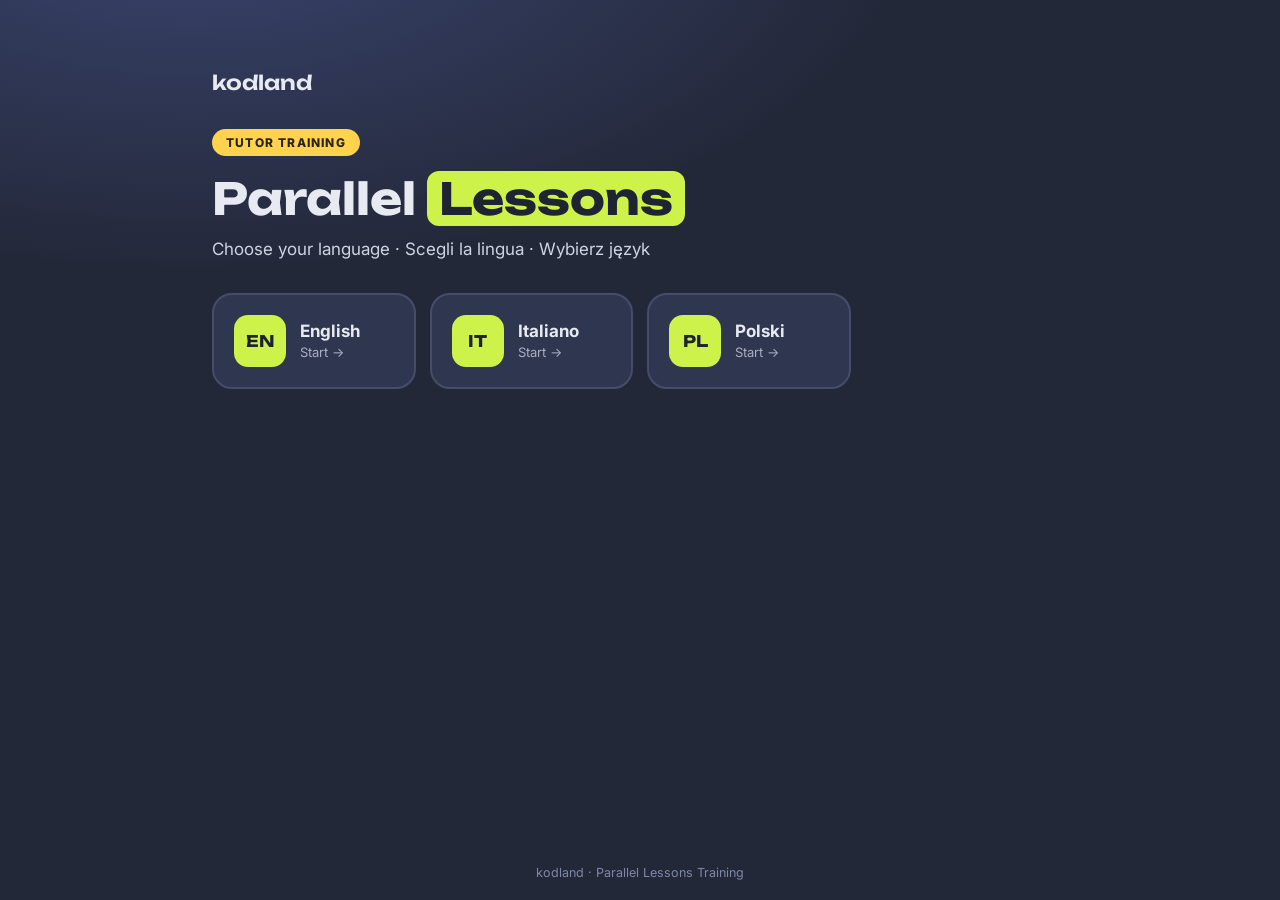
<file: index.html>
<!doctype html>
<html lang="en">
<head>
<meta charset="utf-8">
<meta name="viewport" content="width=device-width, initial-scale=1">
<title>Parallel Lessons Training</title>
<link rel="preconnect" href="https://fonts.googleapis.com">
<link rel="preconnect" href="https://fonts.gstatic.com" crossorigin>
<link href="https://fonts.googleapis.com/css2?family=Inter:wght@400;500;600;700;800&family=Unbounded:wght@600;700;800&display=swap" rel="stylesheet">
<style>
  :root{--bg:#232839;--panel:#2f3650;--line:#454d6b;--txt:#e8eaf1;--muted:#a9aec1;--lime:#cdf24a;--yellow:#ffd34d;--ink:#1f2433}
  *{box-sizing:border-box}
  body{margin:0;min-height:100vh;color:var(--txt);font-family:Inter,system-ui,sans-serif;background:radial-gradient(1200px 600px at 15% -10%,#3b4570 0%,var(--bg) 60%) fixed,var(--bg);display:flex;flex-direction:column}
  main{max-width:900px;width:100%;margin:0 auto;padding:70px 22px 40px;flex:1}
  .logo{font-family:Unbounded,sans-serif;font-weight:600;font-size:20px}
  .kicker{display:inline-block;margin-top:34px;background:var(--yellow);color:#2a2410;font-weight:800;font-size:12px;letter-spacing:.1em;text-transform:uppercase;border-radius:999px;padding:6px 14px}
  h1{font-family:Unbounded,sans-serif;font-size:44px;line-height:1.12;margin:18px 0 12px}
  h1 span{background:var(--lime);color:var(--ink);padding:0 12px;border-radius:12px}
  p.lead{font-size:17px;line-height:1.65;color:#cfd3e2;max-width:680px;margin:0 0 30px}
  .langs{display:grid;grid-template-columns:repeat(auto-fill,minmax(200px,1fr));gap:14px}
  .lang{display:flex;align-items:center;gap:14px;border-radius:20px;padding:20px;background:var(--panel);border:2px solid var(--line);color:var(--txt);text-decoration:none;transition:transform .2s,border-color .2s}
  .lang:hover{transform:translateY(-4px);border-color:var(--lime)}
  .lang .f{flex:0 0 52px;height:52px;border-radius:14px;background:var(--lime);color:var(--ink);display:grid;place-items:center;font-family:Unbounded,sans-serif;font-weight:700;font-size:16px}
  .lang b{display:block;font-size:17px}
  .lang small{color:var(--muted);font-size:13px}
  footer{text-align:center;color:#7f87a8;font-size:12.5px;padding:20px}
  @media (max-width:600px){h1{font-size:32px}}
</style>
</head>
<body>
<main>
  <span class="logo">kodland</span><br>
  <span class="kicker">Tutor training</span>
  <h1>Parallel <span>Lessons</span></h1>
  <p class="lead">Choose your language · Scegli la lingua · Wybierz język</p>
  <div class="langs" id="langs"></div>
</main>
<footer>kodland · Parallel Lessons Training</footer>

<script src="content/languages.js"></script>
<script>
  // One card per language listed in content/languages.js
  (window.PL_LANGUAGES || []).forEach(function(l){
    var a = document.createElement('a');
    a.className = 'lang';
    a.href = 'PL_Training.html?lang=' + encodeURIComponent(l.code);
    // Language code badge (flag emojis show as plain letters on Windows)
    a.innerHTML = '<span class="f">' + l.code.toUpperCase() + '</span><span><b>' + l.name + '</b><small>Start →</small></span>';
    document.getElementById('langs').appendChild(a);
  });
</script>
</body>
</html>
</file>
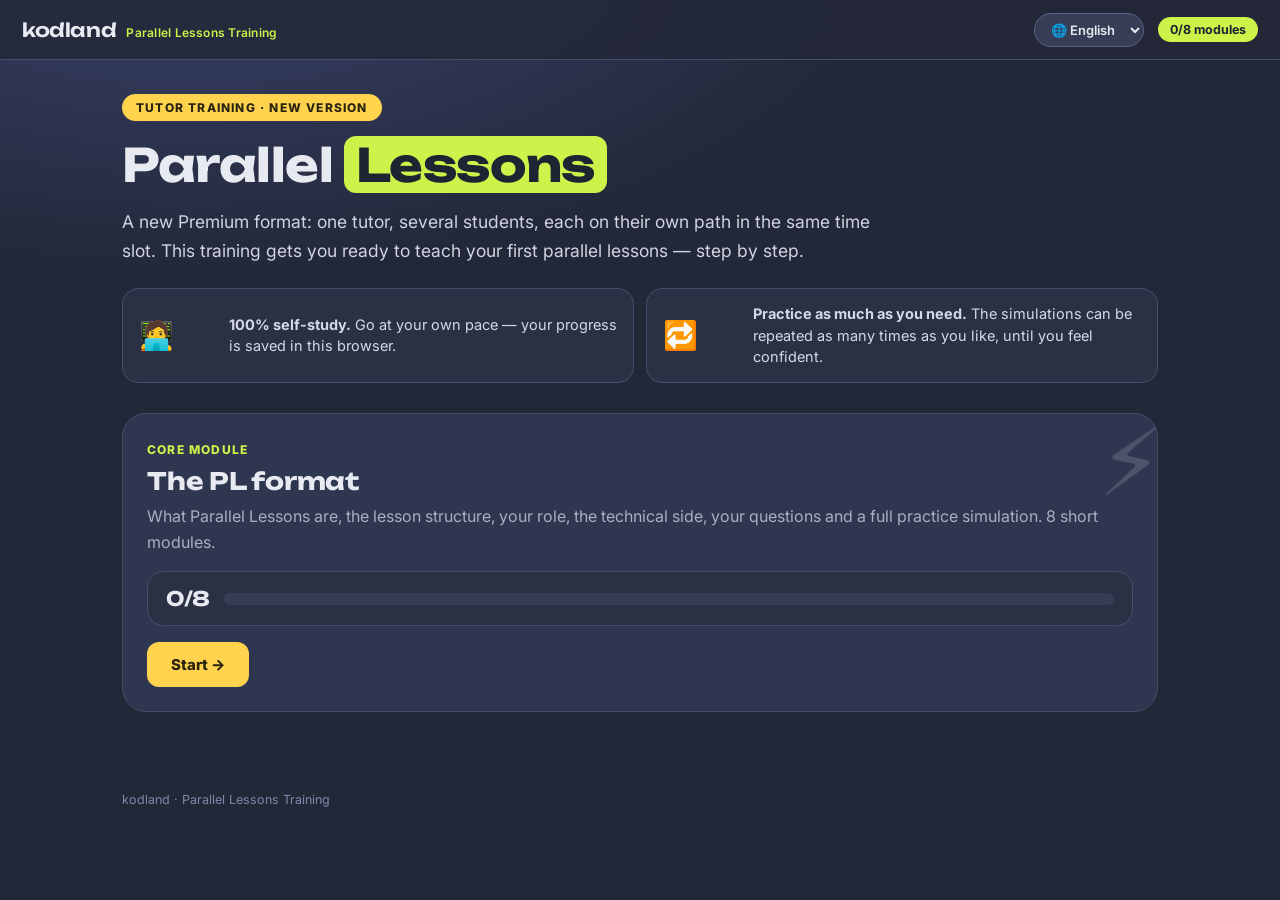
<file: en.html>
<!doctype html>
<html><head><meta charset="utf-8"><title>Parallel Lessons Training</title>
<!-- Shortcut: opens PL_Training.html in this language (en). Same as PL_Training.html?lang=en -->
<meta http-equiv="refresh" content="0; url=PL_Training.html?lang=en">
<script>location.replace('PL_Training.html?lang=en');</script>
</head><body><a href="PL_Training.html?lang=en">Open</a></body></html>
</file>
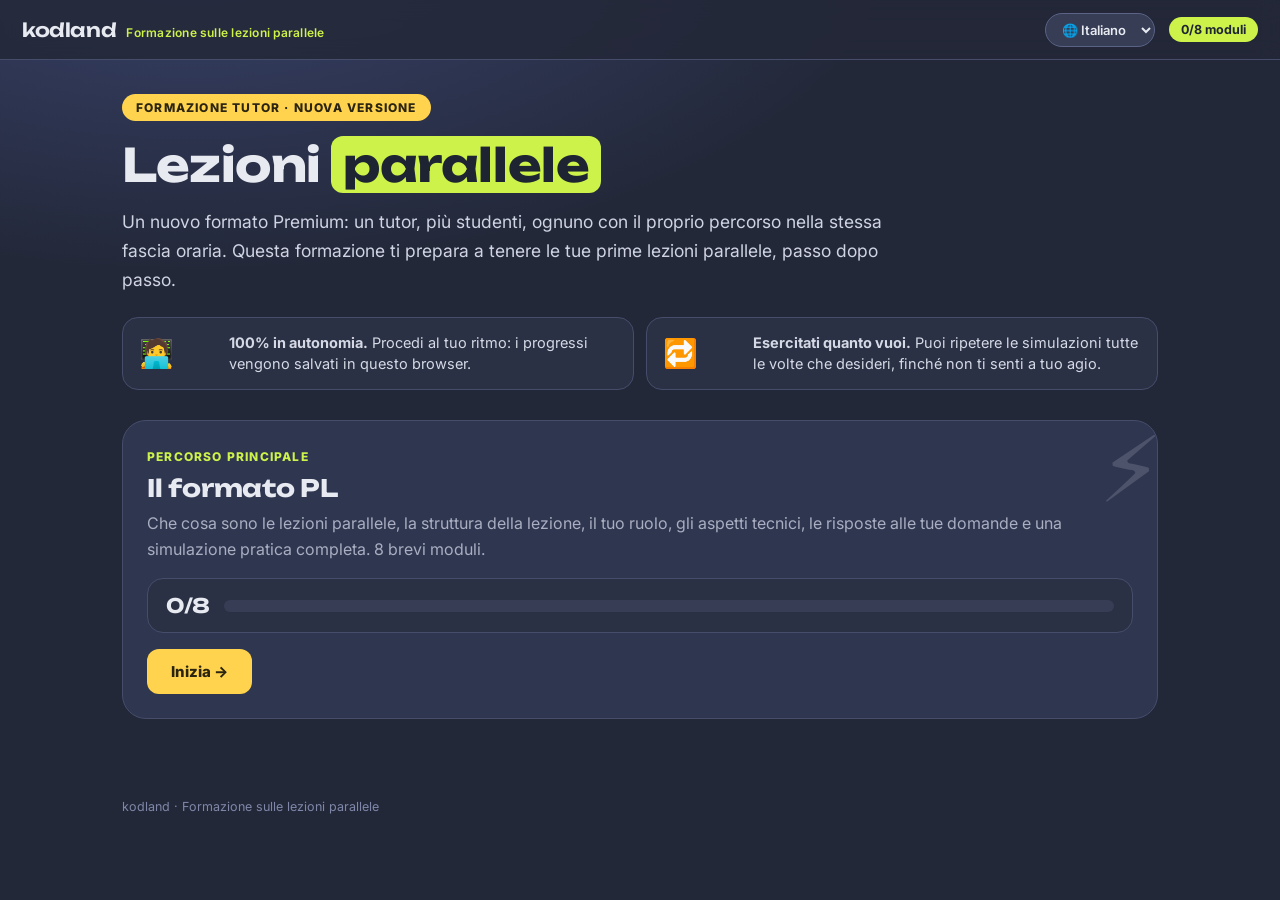
<file: it.html>
<!doctype html>
<html><head><meta charset="utf-8"><title>Parallel Lessons Training</title>
<!-- Shortcut: opens PL_Training.html in this language (it). Same as PL_Training.html?lang=it -->
<meta http-equiv="refresh" content="0; url=PL_Training.html?lang=it">
<script>location.replace('PL_Training.html?lang=it');</script>
</head><body><a href="PL_Training.html?lang=it">Open</a></body></html>
</file>
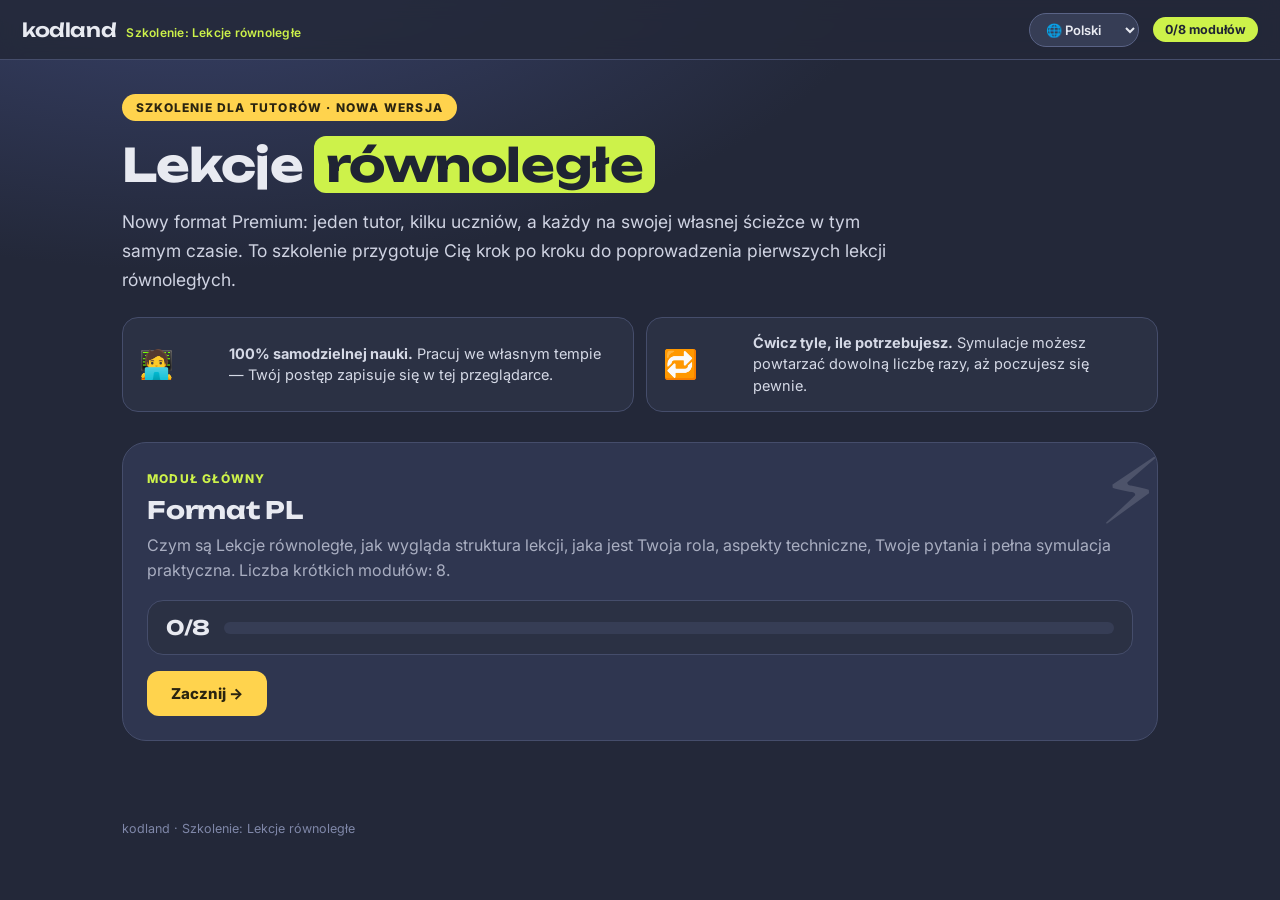
<file: pl.html>
<!doctype html>
<html><head><meta charset="utf-8"><title>Parallel Lessons Training</title>
<!-- Shortcut: opens PL_Training.html in this language (pl). Same as PL_Training.html?lang=pl -->
<meta http-equiv="refresh" content="0; url=PL_Training.html?lang=pl">
<script>location.replace('PL_Training.html?lang=pl');</script>
</head><body><a href="PL_Training.html?lang=pl">Open</a></body></html>
</file>
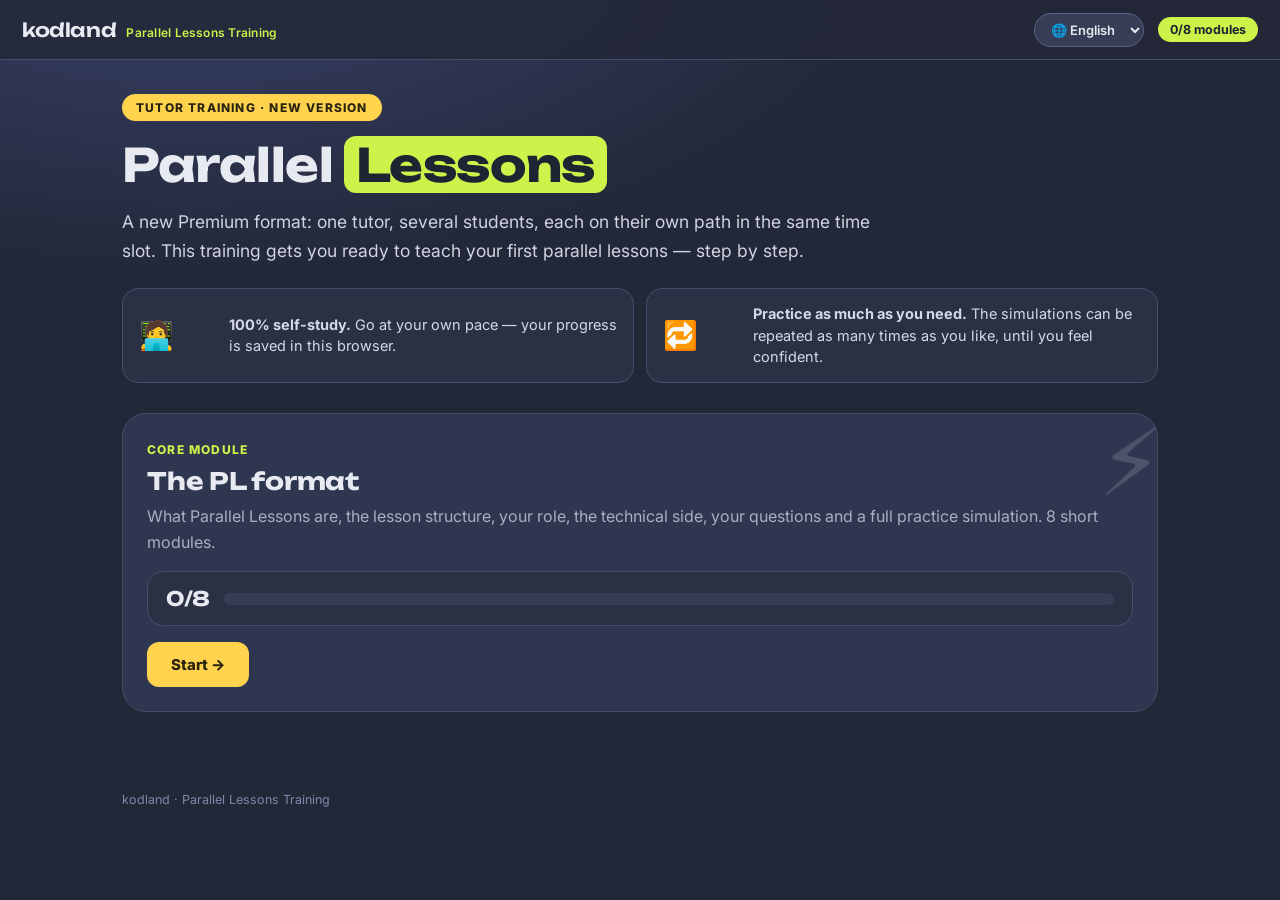
<file: PL_Training.html>
<!doctype html>
<html lang="en">
<head>
<meta charset="utf-8">
<meta name="viewport" content="width=device-width, initial-scale=1">
<title>Parallel Lessons Training</title>
<link rel="preconnect" href="https://fonts.googleapis.com">
<link rel="preconnect" href="https://fonts.gstatic.com" crossorigin>
<link href="https://fonts.googleapis.com/css2?family=Inter:wght@400;500;600;700;800&family=Unbounded:wght@500;600;700;800&display=swap" rel="stylesheet">
<link rel="stylesheet" href="assets/training.css">
<script src="assets/td-gate.js" defer></script>
</head>
<body>
<nav class="nav" id="nav"></nav>
<main id="view"></main>
<div class="ovl" id="modal"></div>
<div class="ovl lb" id="lb"><img id="lbImg" alt=""></div>
<canvas id="confetti"></canvas>
<footer class="foot"><span id="footText"></span><button id="devLink"></button></footer>

<!-- 1) Available languages -->
<script src="content/languages.js"></script>
<!-- 2) Content of the chosen language: PL_Training.html?lang=it loads content/it.js (default: English) -->
<script>
  (function(){
    // Any content/<code>.js in the folder works with ?lang=<code>, even before it is listed in languages.js
    var q = ((location.search.match(/[?&]lang=([a-z-]+)/i) || [])[1] || 'en').toLowerCase();
    document.write('<script src="content/' + q + '.js"><\/script>');
  })();
</script>
<script>
  // File missing? Fall back to English
  if (!window.PL_CONTENT) document.write('<script src="content/en.js"><\/script>');
</script>
<!-- 3) Module 0 (mindset), shared with the EM training: content/module0-<lang>.js (falls back to English) + its builder -->
<script>
  (function(){
    var q = ((location.search.match(/[?&]lang=([a-z-]+)/i) || [])[1] || 'en').toLowerCase();
    document.write('<script src="content/module0-' + q + '.js"><\/script>');
  })();
</script>
<script>
  if (!window.M0_CONTENT) document.write('<script src="content/module0-en.js"><\/script>');
</script>
<script src="assets/module0.js"></script>
<!-- 4) The engine (no texts inside) -->
<script src="assets/engine.js"></script>
<script src="assets/td-time.js"></script>
</body>
</html>
</file>
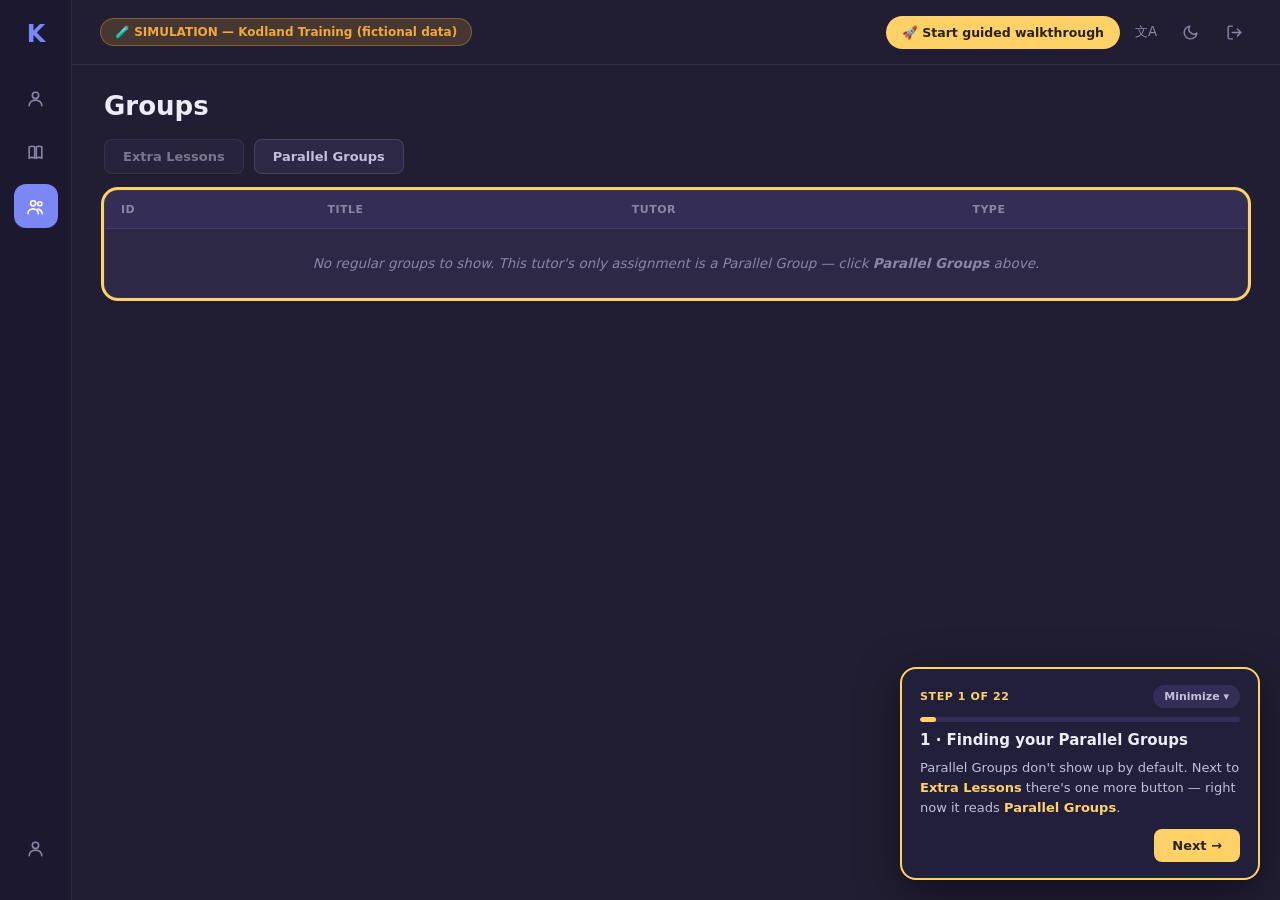
<file: BO_simulator/Simulacion_BO_PL.html>
<!DOCTYPE html>
<html lang="en">
<head>
<meta charset="UTF-8">
<meta name="viewport" content="width=device-width, initial-scale=1.0">
<title>Parallel Lessons — BO Simulation — Kodland Training</title>
<style>
:root{
  --bg:#211E33; --sidebar:#1B1830; --card:#2C2846; --card2:#342E56; --card3:#3A3460;
  --border:rgba(255,255,255,.07); --border2:rgba(255,255,255,.12);
  --text:#EDEAF9; --text2:#C3BEDA; --muted:#8B85A6;
  --accent:#7B87F5; --accent-d:#6067D8; --accent-bg:rgba(123,135,245,.15);
  --green:#34D399; --green-bg:rgba(52,211,153,.15);
  --orange:#F2A93B; --orange-bg:rgba(242,169,59,.18);
  --red:#F2716D; --red-bg:rgba(242,113,109,.15); --grey-bg:#413A66; --grey-t:#B4AFC9;
  --r:14px; --rs:8px;
}
*{box-sizing:border-box;margin:0;padding:0}
body{background:var(--bg);color:var(--text);font-family:'Segoe UI',Inter,system-ui,sans-serif;min-height:100vh;font-size:14px}
button{font-family:inherit;cursor:pointer}
a{color:#8FA0F5;text-decoration:none;cursor:pointer}
a:hover{text-decoration:underline}
select,input{font-family:inherit}
.app{display:flex;min-height:100vh}
.sidebar{width:72px;background:var(--sidebar);display:flex;flex-direction:column;align-items:center;padding:20px 0;flex-shrink:0;border-right:1px solid var(--border);position:sticky;top:0;height:100vh}
.side-logo{font-size:24px;font-weight:800;color:var(--accent);margin-bottom:28px;letter-spacing:-1px}
.side-icon{width:44px;height:44px;border-radius:12px;background:transparent;border:none;color:var(--muted);display:flex;align-items:center;justify-content:center;margin-bottom:10px;transition:all .15s;position:relative}
.side-icon:hover{background:var(--card2);color:var(--text)}
.side-icon.active{background:var(--accent);color:#fff}
.tour-hl{box-shadow:0 0 0 3px #FFD166 !important;animation:pulse 1.4s infinite;position:relative;z-index:30}
.tour-hl::after{content:'';position:absolute;inset:-5px;border-radius:16px;border:2px solid #FFD166;box-shadow:0 0 0 4px rgba(255,209,102,.25);animation:pulse 1.4s infinite;pointer-events:none}
.side-bottom{margin-top:auto}
@keyframes pulse{0%,100%{opacity:1}50%{opacity:.5}}
.main{flex:1;display:flex;flex-direction:column;min-width:0}
.topbar{display:flex;align-items:center;justify-content:space-between;padding:14px 28px;border-bottom:1px solid var(--border)}
.sim-badge{background:var(--orange-bg);color:var(--orange);font-weight:700;font-size:12px;padding:6px 14px;border-radius:999px;border:1px solid rgba(242,169,59,.35)}
.topbar-right{display:flex;gap:8px;align-items:center}
.tourbtn{background:#FFD166;color:#2a2205;border:none;border-radius:999px;padding:9px 16px;font-weight:800;font-size:12.5px}
.ticon{width:36px;height:36px;border-radius:10px;background:transparent;border:none;color:var(--muted);display:flex;align-items:center;justify-content:center}
.ticon:hover{background:var(--card2);color:var(--text)}
.langwrap{position:relative}
.langmenu{display:none;position:absolute;top:44px;right:0;background:#fff;color:#2a2540;border-radius:10px;box-shadow:0 8px 24px rgba(0,0,0,.4);z-index:200;overflow:hidden;min-width:140px}
.langmenu.open{display:block}
.langmenu button{display:block;width:100%;text-align:left;padding:10px 16px;background:none;border:none;font-size:13.5px;font-weight:600;color:#2a2540}
.langmenu button:hover{background:#f0f0f5}
.langmenu button.active{color:var(--accent-d);font-weight:800}
.content{flex:1;padding:26px 32px 90px;overflow-x:hidden}
h1.pagetitle{font-size:26px;font-weight:700;margin-bottom:18px}
.row3{display:grid;grid-template-columns:1.1fr 1.3fr 1fr;gap:16px;margin-bottom:18px}
@media(max-width:980px){.row3{grid-template-columns:1fr}}
.card{background:var(--card);border:1px solid var(--border);border-radius:var(--r);padding:20px}
.card h3{font-size:16px;font-weight:700;margin-bottom:14px;display:flex;align-items:center;gap:8px;justify-content:space-between;flex-wrap:wrap}
.profile-name{font-size:19px;font-weight:700;display:flex;align-items:center;gap:10px;margin-bottom:14px}
.field{display:flex;align-items:center;gap:10px;padding:7px 0;font-size:13.5px;color:var(--text2);border-bottom:1px solid var(--border)}
.field:last-child{border-bottom:none}
.field .ic{color:var(--muted);flex-shrink:0}
.course-item{padding:12px 14px;background:var(--card2);border-radius:10px;margin-bottom:10px;font-size:13.5px;color:var(--text2)}
.course-item:last-child{margin-bottom:0}
.availrow{display:flex;justify-content:space-between;padding:6px 0;font-size:13.5px}
.availrow .day{color:var(--text2)}
.availrow .val{color:var(--muted);font-style:italic}
.availrow .val.set{background:var(--accent-bg);color:#AEB8FA;font-style:normal;padding:2px 10px;border-radius:999px;font-size:12px;font-weight:600}
.tabrow{display:flex;gap:10px;margin-bottom:16px;flex-wrap:wrap}
.tab{padding:9px 18px;background:var(--card);border:1px solid var(--border2);color:var(--text2);font-weight:700;font-size:13px;border-radius:8px}
.tab.active{background:var(--accent);color:#fff;border-color:var(--accent)}
.tab.ghost{opacity:.55;cursor:default}
.tablewrap{background:var(--card);border:1px solid var(--border);border-radius:var(--r);overflow:hidden;overflow-x:auto;position:relative}
table{width:100%;border-collapse:collapse}
thead th{text-align:left;font-size:11px;letter-spacing:.5px;text-transform:uppercase;color:var(--muted);padding:12px 16px;background:var(--card2);white-space:nowrap}
tbody td{padding:13px 16px;font-size:13.5px;color:var(--text2);border-top:1px solid var(--border);vertical-align:top;white-space:nowrap}
tbody tr:hover{background:rgba(255,255,255,.02)}
.pill{display:inline-block;padding:3px 12px;border-radius:999px;font-size:11.5px;font-weight:700}
.pill-green{background:var(--green-bg);color:var(--green)}
.pill-blue{background:var(--accent-bg);color:#AEB8FA}
.pill-grey{background:var(--grey-bg);color:var(--grey-t)}
.pill-orange{background:var(--orange-bg);color:var(--orange)}
.tbl-foot{display:flex;justify-content:space-between;align-items:center;gap:14px;padding:14px 18px;font-size:12.5px;color:var(--muted);flex-wrap:wrap}
.empty-row td{text-align:center;color:var(--muted);padding:26px;font-style:italic;white-space:normal}
.iconbtn{width:36px;height:36px;border-radius:10px;background:var(--card2);border:1px solid var(--border2);color:var(--text2);display:flex;align-items:center;justify-content:center}
.iconbtn:hover{background:var(--card3);color:var(--text)}
.icontip{position:relative;display:inline-flex}
.icontip .bubble{
  display:none;position:absolute;top:44px;right:0;background:#fff;color:#2a2540;border-radius:8px;
  padding:8px 12px;font-size:12.5px;font-weight:700;box-shadow:0 8px 24px rgba(0,0,0,.4);white-space:nowrap;z-index:80;
}
.icontip .bubble:before{content:'';position:absolute;top:-5px;right:14px;width:10px;height:10px;background:#fff;transform:rotate(45deg)}
.icontip:hover .bubble{display:block}
.icontip.tour-hl .bubble{display:block}
.btn{border:none;border-radius:8px;padding:9px 16px;font-size:13px;font-weight:700;cursor:pointer}
.btn-accent{background:var(--accent);color:#fff}
.btn-accent:hover{background:var(--accent-d)}
.btn-ghost{background:transparent;border:1px solid var(--border2);color:var(--text2)}
.detailhead{display:flex;justify-content:space-between;align-items:flex-start;gap:16px;background:var(--card);border:1px solid var(--border);border-radius:var(--r);padding:20px;margin-bottom:18px;flex-wrap:wrap}
.detailhead h2{font-size:19px;font-weight:700;display:flex;align-items:center;gap:8px}
.detailhead-actions{display:flex;gap:8px;align-items:center}
.backlink{display:inline-flex;align-items:center;gap:6px;color:var(--text2);font-size:13px;font-weight:700;margin-bottom:16px}
.sched-nav{display:flex;justify-content:center;align-items:center;gap:14px;margin-bottom:6px}
.sched-range{text-align:center;color:var(--accent);font-size:12.5px;margin-bottom:16px}
.arrowbtn{width:34px;height:34px;border-radius:50%;border:1px solid var(--border2);background:transparent;color:var(--accent);display:flex;align-items:center;justify-content:center}
.gridcal{display:grid;grid-template-columns:70px repeat(7,1fr);border-top:1px solid var(--border);border-left:1px solid var(--border)}
.gridcal .hd{padding:10px 6px;text-align:center;font-size:12px;font-weight:700;color:var(--text2);border-right:1px solid var(--border);border-bottom:1px solid var(--border);background:var(--card2)}
.gridcal .hourlbl{padding:4px 8px;font-size:11px;color:var(--muted);border-right:1px solid var(--border);border-bottom:1px solid var(--border);height:50px}
.gridcal .cell{border-right:1px solid var(--border);border-bottom:1px solid var(--border);height:50px;position:relative}
.evt{position:absolute;inset:2px;border-radius:8px;padding:5px 7px;font-size:10px;font-weight:700;line-height:1.25;overflow:hidden;cursor:pointer}
.evt.avail{background:rgba(52,211,153,.18);color:#7FE8BE;border:1px solid rgba(52,211,153,.35);cursor:default}
.evt.pl{background:rgba(52,211,211,.85);color:#04302e}
.evt.pl:hover{background:#3ad9d4}
.evt.pl2{background:rgba(52,211,211,.55);color:#04302e;left:52%}
.modal-back{display:none;position:fixed;inset:0;background:rgba(0,0,0,.6);z-index:500;align-items:center;justify-content:center;padding:16px}
.modal-box{background:var(--card);border:1px solid var(--border2);border-radius:16px;padding:26px;width:min(420px,94vw)}
.modal-box h3{font-size:16px;margin-bottom:16px;display:flex;align-items:center;gap:8px}
.modal-grouplist{list-style:none;margin:2px 0 18px;padding-left:0}
.modal-grouplist li{padding:8px 0 8px 26px;font-size:13.5px;color:var(--text2);border-bottom:1px solid var(--border)}
.modal-grouplist li:last-child{border-bottom:none}
.modal-actions{display:flex;justify-content:space-between;align-items:center;margin-top:6px}
.toast{position:fixed;top:20px;left:50%;transform:translateX(-50%);background:#2C2846;border:1px solid var(--accent);color:var(--text);padding:12px 20px;border-radius:10px;font-size:13.5px;z-index:1000;box-shadow:0 8px 26px rgba(0,0,0,.4);max-width:460px;text-align:center}
.reflect{background:var(--accent-bg);border:1px solid rgba(123,135,245,.35);border-radius:12px;padding:16px 18px;margin-top:16px;font-size:13.5px;color:#D6DCFC;line-height:1.6}
/* TOUR */
.tour-card{position:fixed;bottom:20px;right:20px;width:min(360px,90vw);background:#221F3A;border:2px solid #FFD166;border-radius:16px;padding:16px 18px;box-shadow:0 10px 40px rgba(0,0,0,.5);z-index:999;display:flex;flex-direction:column;gap:9px;max-height:70vh;overflow-y:auto}
.tour-top{display:flex;justify-content:space-between;align-items:center;gap:10px}
.tour-step{font-size:11px;font-weight:800;letter-spacing:.6px;text-transform:uppercase;color:#FFD166}
.tour-x{background:var(--card2);border:none;color:var(--text2);font-size:11px;font-weight:800;padding:5px 11px;border-radius:999px;white-space:nowrap}
.tour-x:hover{background:var(--card3);color:#fff}
.tour-title{font-size:15px;font-weight:800}
.tour-body{font-size:13px;color:var(--text2);line-height:1.55}
.tour-body b{color:#FFD166}
.tour-progress{height:5px;background:var(--card2);border-radius:999px;overflow:hidden}
.tour-progress i{display:block;height:100%;background:#FFD166;border-radius:999px;transition:width .3s}
.tour-actions{display:flex;justify-content:flex-end;align-items:center;margin-top:2px}
.tour-next{background:#FFD166;color:#2a2205;border:none;border-radius:8px;padding:9px 18px;font-weight:800;font-size:13px}
/* LESSON VIEWER */
.lesson-shell{background:#2A2C3D;border:1px solid var(--border);border-radius:var(--r);overflow:hidden}
.lesson-top{display:flex;align-items:center;justify-content:space-between;padding:12px 22px;background:#31344A;border-bottom:1px solid var(--border2)}
.lesson-brand{font-weight:800;font-size:16px;display:flex;align-items:center;gap:14px;color:#fff}
.lesson-crumb{color:var(--muted);font-size:13px}
.lesson-top-right{display:flex;align-items:center;gap:12px}
.lesson-lang{border:1px solid var(--border2);border-radius:8px;padding:6px 12px;font-size:12.5px;font-weight:700;color:var(--text2)}
.lesson-avatar{width:30px;height:30px;border-radius:50%;background:var(--accent);display:flex;align-items:center;justify-content:center;font-size:13px}
.lesson-body{display:flex}
.lesson-rail{width:52px;background:#25273A;border-right:1px solid var(--border);display:flex;flex-direction:column;align-items:center;padding-top:16px}
.lesson-rail .dot{width:34px;height:34px;border-radius:10px;background:var(--accent);color:#fff;display:flex;align-items:center;justify-content:center}
.lesson-content{flex:1;padding:28px 30px 20px;max-height:600px;overflow-y:auto}
.studentblock{background:#31344A;border-radius:12px;padding:24px 26px;margin-bottom:16px}
.studentblock h2{font-size:21px;font-weight:800;color:#fff;margin-bottom:12px}
.studentblock p.lead{color:var(--text2);line-height:1.65;margin-bottom:18px}
.studentblock h4{font-size:14.5px;font-weight:800;color:#fff;margin:16px 0 8px}
.studentblock ul{margin:0 0 8px 20px;color:var(--text2);line-height:1.7}
.tipbox{background:#2B3350;border-left:3px solid var(--accent);border-radius:8px;padding:14px 16px;margin-top:16px}
.tipbox .lbl{color:#AEB8FA;font-weight:800;font-size:11.5px;letter-spacing:.05em;margin-bottom:4px}
.tipbox p{color:var(--text2);font-size:13.5px;line-height:1.6}
.notecard{background:#2E2A22;border:1.5px dashed var(--orange);border-radius:12px;padding:20px 22px;margin-bottom:16px}
.notecard .notelbl{color:var(--orange);font-weight:800;font-size:11.5px;letter-spacing:.06em;text-transform:uppercase;margin-bottom:10px}
.notecard h2{font-size:22px;font-weight:800;color:#fff;margin-bottom:16px;line-height:1.3}
.notecard h3{font-size:15px;font-weight:800;color:#fff;margin:18px 0 8px}
.notecard p{color:var(--text2);line-height:1.65;margin-bottom:6px;font-size:14px}
.notecard ul{margin:6px 0 6px 20px;color:var(--text2);line-height:1.65;font-size:14px}
.notecard b{color:#fff}
.note-callout{background:#333654;border-left:3px solid var(--accent);border-radius:8px;padding:12px 16px;margin:14px 0;font-size:13.5px}
.note-callout .lbl{color:#AEB8FA;font-weight:800;font-size:11.5px;letter-spacing:.05em;margin-bottom:4px}
.videobox{background:linear-gradient(135deg,#dfe6f5,#c3d0ef);border-radius:10px;padding:22px;margin:14px 0;color:#20233a}
.videobox .tag{background:#e2e7fb;display:inline-block;padding:2px 10px;border-radius:6px;font-size:11px;font-weight:800;margin-bottom:10px}
.videobox h4{font-size:19px;font-weight:800;margin-bottom:8px}
.videobox p{font-size:12.5px;color:#454866}
.lesson-foot{display:flex;align-items:center;justify-content:center;gap:14px;padding:10px;background:#25273A;border-top:1px solid var(--border);color:var(--muted);font-size:13px}
@media(max-width:760px){.gridcal{font-size:11px}}
</style>
</head>
<body>

<div class="app">
  <aside class="sidebar" id="sidebar">
    <div class="side-logo">K</div>
    <button class="side-icon" data-page="profile" onclick="goPage('profile')"></button>
    <button class="side-icon" data-page="courses" onclick="goPage('courses')"></button>
    <button class="side-icon" data-page="groups" onclick="goPage('groups')"></button>
    <div class="side-bottom">
      <button class="side-icon"></button>
    </div>
  </aside>

  <div class="main">
    <header class="topbar">
      <span class="sim-badge" id="simBadge"></span>
      <div class="topbar-right">
        <button class="tourbtn" id="tourBtnTop" onclick="startTour()"></button>
        <div class="langwrap">
          <button class="ticon" id="langBtn" onclick="toggleLangMenu()">文A</button>
          <div class="langmenu" id="langMenu">
          </div>
        </div>
        <button class="ticon" id="darkIcon"></button>
        <button class="ticon" id="logoutIcon" onclick="location.reload()"></button>
      </div>
    </header>
    <main class="content" id="content"></main>
  </div>
</div>

<div class="modal-back" id="consoleModal">
  <div class="modal-box">
    <h3 id="modalTitle">🕐 DEMO_PARALLEL_POLAND</h3>
    <div style="font-size:12px;color:var(--muted);font-weight:700;margin-bottom:6px" id="modalGroupsLbl"></div>
    <ul class="modal-grouplist">
      <li>DEMO_PARALLEL_POL_G1</li>
      <li>DEMO_PARALLEL_POL_G2</li>
      <li>DEMO_PARALLEL_POL_G3</li>
      <li>DEMO_PARALLEL_POL_G4</li>
    </ul>
    <div class="modal-actions">
      <a onclick="closeConsoleModal()" id="modalExit"></a>
      <button class="btn btn-accent" id="consoleModalOpenBtn" onclick="openConsoleFromModal()"></button>
    </div>
  </div>
</div>

<div class="tour-card" id="tourCard" style="display:none">
  <div class="tour-top">
    <span class="tour-step" id="tourStepLbl">Step 1</span>
    <button class="tour-x" id="tourMinBtn" onclick="minimizeTour()"></button>
  </div>
  <div class="tour-progress"><i id="tourBar" style="width:3%"></i></div>
  <div class="tour-title" id="tourTitle"></div>
  <div class="tour-body" id="tourBody"></div>
  <div class="tour-actions">
    <button class="tour-next" id="tourNextBtn" onclick="nextStep()">Next →</button>
  </div>
</div>
<button id="tourReopenBtn" onclick="reopenTour()" style="display:none;position:fixed;bottom:20px;right:20px;background:#FFD166;color:#2a2205;border:none;border-radius:999px;padding:12px 20px;font-weight:800;font-size:13px;z-index:999;box-shadow:0 8px 26px rgba(0,0,0,.4)"></button>

<!-- Texts: every language in content/languages.js, plus the one in ?lang= (so a new it.js can be tested before it is listed) -->
<script src="content/languages.js"></script>
<script>
  (function(){
    var codes = (window.BO_LANGUAGES || []).map(function(l){ return l.code; });
    if (codes.indexOf('en') < 0) codes.unshift('en');
    var q = ((location.search.match(/[?&]lang=([a-z-]+)/i) || [])[1] || '').toLowerCase();
    if (q && codes.indexOf(q) < 0) codes.push(q);
    codes.forEach(function(c){ document.write('<script src="content/' + c + '.js"><\/script>'); });
  })();
</script>
<script>
/* ---------- ICONS ---------- */
const ICONS = {
 person:'<svg width="19" height="19" viewBox="0 0 24 24" fill="none" stroke="currentColor" stroke-width="2" stroke-linecap="round"><circle cx="12" cy="8" r="4"/><path d="M4 21c0-4 3.5-7 8-7s8 3 8 7"/></svg>',
 users:'<svg width="19" height="19" viewBox="0 0 24 24" fill="none" stroke="currentColor" stroke-width="2" stroke-linecap="round"><circle cx="9" cy="8" r="3.3"/><path d="M2.5 21c0-3.5 3-6 6.5-6s6.5 2.5 6.5 6"/><circle cx="17.5" cy="8.5" r="2.6"/><path d="M15 15.3c2.7.4 4.8 2.3 5.5 5.7"/></svg>',
 book:'<svg width="19" height="19" viewBox="0 0 24 24" fill="none" stroke="currentColor" stroke-width="2" stroke-linecap="round"><path d="M4 5c2-1 5-1 7 0v14c-2-1-5-1-7 0V5Z"/><path d="M20 5c-2-1-5-1-7 0v14c2-1 5-1 7 0V5Z"/></svg>',
 monitor:'<svg width="18" height="18" viewBox="0 0 24 24" fill="none" stroke="currentColor" stroke-width="2" stroke-linecap="round" stroke-linejoin="round"><rect x="3" y="4" width="18" height="12" rx="2"/><path d="M8 20h8M12 16v4"/></svg>',
 moon:'<svg width="17" height="17" viewBox="0 0 24 24" fill="none" stroke="currentColor" stroke-width="2" stroke-linecap="round" stroke-linejoin="round"><path d="M21 12.8A9 9 0 1 1 11.2 3a7 7 0 0 0 9.8 9.8Z"/></svg>',
 logout:'<svg width="17" height="17" viewBox="0 0 24 24" fill="none" stroke="currentColor" stroke-width="2" stroke-linecap="round" stroke-linejoin="round"><path d="M9 21H5a2 2 0 0 1-2-2V5a2 2 0 0 1 2-2h4"/><path d="M16 17l5-5-5-5M21 12H9"/></svg>',
 mail:'<svg width="14" height="14" viewBox="0 0 24 24" fill="none" stroke="currentColor" stroke-width="2" stroke-linecap="round" stroke-linejoin="round"><rect x="2" y="4" width="20" height="16" rx="2"/><path d="m2 7 10 6 10-6"/></svg>',
 phone:'<svg width="14" height="14" viewBox="0 0 24 24" fill="none" stroke="currentColor" stroke-width="2" stroke-linecap="round" stroke-linejoin="round"><path d="M22 16.9v3a2 2 0 0 1-2.2 2 19.8 19.8 0 0 1-8.6-3 19.5 19.5 0 0 1-6-6 19.8 19.8 0 0 1-3-8.7A2 2 0 0 1 4.1 2h3a2 2 0 0 1 2 1.7c.1 1.1.4 2.2.7 3.2a2 2 0 0 1-.5 2.1L8 10.5a16 16 0 0 0 6 6l1.5-1.5a2 2 0 0 1 2-.5c1 .3 2.1.6 3.2.7a2 2 0 0 1 1.7 2Z"/></svg>',
 flag:'<svg width="14" height="14" viewBox="0 0 24 24" fill="none" stroke="currentColor" stroke-width="2" stroke-linecap="round" stroke-linejoin="round"><path d="M4 22V4c3-1.5 6-1.5 9 0s6 1.5 9 0v12c-3 1.5-6 1.5-9 0s-6-1.5-9 0Z"/></svg>',
 clock:'<svg width="14" height="14" viewBox="0 0 24 24" fill="none" stroke="currentColor" stroke-width="2" stroke-linecap="round" stroke-linejoin="round"><circle cx="12" cy="12" r="9"/><path d="M12 7v5l3 2"/></svg>',
 back:'<svg width="15" height="15" viewBox="0 0 24 24" fill="none" stroke="currentColor" stroke-width="2.4" stroke-linecap="round" stroke-linejoin="round"><path d="M15 18l-6-6 6-6"/></svg>',
 arrow:'<svg width="15" height="15" viewBox="0 0 24 24" fill="none" stroke="currentColor" stroke-width="2.4" stroke-linecap="round" stroke-linejoin="round"><path d="M9 18l6-6-6-6"/></svg>',
 pencil:'<svg width="15" height="15" viewBox="0 0 24 24" fill="none" stroke="currentColor" stroke-width="2" stroke-linecap="round" stroke-linejoin="round"><path d="M12 20h9"/><path d="M16.5 3.5a2.1 2.1 0 0 1 3 3L7 19l-4 1 1-4Z"/></svg>',
 gear:'<svg width="20" height="20" viewBox="0 0 24 24" fill="none" stroke="currentColor" stroke-width="2" stroke-linecap="round" stroke-linejoin="round"><circle cx="12" cy="12" r="3"/><path d="M19.4 15a1.7 1.7 0 0 0 .3 1.9l.1.1a2 2 0 1 1-2.8 2.8l-.1-.1a1.7 1.7 0 0 0-1.9-.3 1.7 1.7 0 0 0-1 1.5V21a2 2 0 1 1-4 0v-.1a1.7 1.7 0 0 0-1-1.6 1.7 1.7 0 0 0-1.9.3l-.1.1a2 2 0 1 1-2.8-2.8l.1-.1a1.7 1.7 0 0 0 .3-1.9 1.7 1.7 0 0 0-1.5-1H3a2 2 0 1 1 0-4h.1a1.7 1.7 0 0 0 1.6-1 1.7 1.7 0 0 0-.3-1.9l-.1-.1a2 2 0 1 1 2.8-2.8l.1.1a1.7 1.7 0 0 0 1.9.3H9a1.7 1.7 0 0 0 1-1.5V3a2 2 0 1 1 4 0v.1a1.7 1.7 0 0 0 1 1.5 1.7 1.7 0 0 0 1.9-.3l.1-.1a2 2 0 1 1 2.8 2.8l-.1.1a1.7 1.7 0 0 0-.3 1.9V9a1.7 1.7 0 0 0 1.5 1H21a2 2 0 1 1 0 4h-.1a1.7 1.7 0 0 0-1.5 1Z"/></svg>',
};
document.querySelector('[data-page="profile"]').innerHTML = ICONS.person;
document.querySelector('[data-page="courses"]').innerHTML = ICONS.book;
document.querySelector('[data-page="groups"]').innerHTML = ICONS.users;
document.getElementById('langBtn').innerHTML = '文A';
document.getElementById('darkIcon').innerHTML = ICONS.moon;
document.getElementById('logoutIcon').innerHTML = ICONS.logout;
document.querySelector('.side-bottom .side-icon').innerHTML = ICONS.person;

/* ---------- I18N STRINGS ---------- */
/* ---------- I18N STRINGS: loaded from content/<code>.js (see content/languages.js) ---------- */
const STR = window.BO_STR || {};
// Language: ?lang=it / pl / tr in the link (the training passes it); default English
let LANG = (function(){ const q = ((location.search.match(/[?&]lang=([a-z-]+)/i) || [])[1] || '').toLowerCase(); return STR[q] ? q : 'en'; })();
function T(key){ const s = STR[LANG][key]; return s === undefined ? STR.en[key] : s; }
function Tf(key,vars){ let s=T(key); if(vars) Object.keys(vars).forEach(k=>{ s=s.split('{'+k+'}').join(vars[k]); }); return s; }
// Language menu: one button per loaded language
(function(){
  const names = {}; (window.BO_LANGUAGES || []).forEach(l => names[l.code] = l.name);
  const menu = document.getElementById('langMenu'); menu.innerHTML = '';
  Object.keys(STR).forEach(code => {
    const b = document.createElement('button'); b.dataset.lang = code; b.textContent = names[code] || code.toUpperCase();
    b.onclick = () => setLang(code); menu.appendChild(b);
  });
})();

/* ---------- FICTIONAL DEMO DATA (language-independent identifiers) ---------- */
const SUBGROUPS = [
 {title:'DEMO_PARALLEL_POL_G1',time:'13.08, 17:00–18:00'},
 {title:'DEMO_PARALLEL_POL_G3',time:'13.08, 17:00–18:00'},
 {title:'DEMO_PARALLEL_POL_G4',time:'13.08, 17:00–18:00'},
 {title:'DEMO_PARALLEL_POL_G2',time:'13.08, 17:10–18:10'},
];
const COURSE_NAME = '[2079] Digital Creativity. Level 2[2026][10-12][60 min][40 L][ENG][in progress]';

/* ---------- STATE ---------- */
let state = {page:'groups', groupsView:'initial', ptab:'groups', ctab:'lessons'};

function goPage(p){ state.page=p; render(); fire('go-'+p); }
function toggleGroupsView(){
  state.groupsView = (state.groupsView==='initial') ? 'parallel' : 'initial';
  render();
  fire(state.groupsView==='parallel' ? 'click-parallel-tab' : 'click-regular-tab');
}
function openGroupDetail(){ state.page='groupDetail'; render(); fire('open-group-detail'); }
function goPTab(t){ state.ptab=t; render(); fire(t==='schedule'?'open-schedule-tab':'open-groups-tab'); }
function goCTab(t){ state.ctab=t; render(); fire(t==='assignments'?'open-assignments-tab':'open-lessons-tab'); }
function openCourseDetail(){ state.page='courseDetail'; state.ctab='lessons'; render(); fire('open-course-detail'); }
function openLessonViewer(){ state.page='lesson'; render(); fire('open-lesson-viewer'); }

function openConsoleFromDetail(){
  toast(T('toastConsoleDetail'));
  fire('open-console-detail');
}
function openConsoleModalFromSchedule(){
  document.getElementById('consoleModal').style.display='flex';
  fire('open-console-modal');
}
function closeConsoleModal(){ document.getElementById('consoleModal').style.display='none'; }
function openConsoleFromModal(){
  toast(T('toastConsoleModal'));
  closeConsoleModal();
  fire('open-console-modal-btn');
}
function simClick(label){ toast(Tf('toastSimClick',{label:label})); }
function toast(msg){
  const t=document.createElement('div'); t.className='toast'; t.textContent=msg;
  document.body.appendChild(t); setTimeout(()=>t.remove(),3800);
}

/* ---------- LANGUAGE ---------- */
function toggleLangMenu(){ document.getElementById('langMenu').classList.toggle('open'); }
function setLang(lang){
  LANG = lang;
  document.getElementById('langMenu').classList.remove('open');
  applyChrome();
  render();
  if(tourActive()) showStepCard();
}
document.addEventListener('click', function(e){
  if(!e.target.closest('.langwrap')) document.getElementById('langMenu').classList.remove('open');
});
function applyChrome(){
  document.getElementById('simBadge').textContent = T('simBadge');
  document.getElementById('tourBtnTop').textContent = T('tourBtn');
  document.getElementById('tourMinBtn').textContent = T('tourMinimize');
  document.getElementById('tourReopenBtn').textContent = T('tourResume');
  document.getElementById('modalGroupsLbl').textContent = T('modalGroups');
  document.getElementById('modalExit').textContent = T('modalExit');
  document.getElementById('consoleModalOpenBtn').textContent = T('modalOpenConsole');
  document.querySelectorAll('.langmenu button').forEach(b=>b.classList.toggle('active', b.dataset.lang===LANG));
}

/* ---------- RENDER ---------- */
function render(){
  const c = document.getElementById('content');
  document.querySelectorAll('.side-icon[data-page]').forEach(b=>b.classList.toggle('active',
    b.dataset.page===state.page ||
    (state.page==='groupDetail' && b.dataset.page==='groups') ||
    (state.page==='courseDetail' && b.dataset.page==='courses') ||
    (state.page==='lesson' && b.dataset.page==='courses')
  ));
  if(state.page==='groups') c.innerHTML = renderGroups();
  else if(state.page==='groupDetail') c.innerHTML = renderGroupDetail();
  else if(state.page==='profile') c.innerHTML = renderProfile();
  else if(state.page==='courses') c.innerHTML = renderCourses();
  else if(state.page==='courseDetail') c.innerHTML = renderCourseDetail();
  else if(state.page==='lesson') c.innerHTML = renderLesson();
  applyTourHighlights();
}

function renderGroups(){
  const label = state.groupsView==='initial' ? T('tabParallel') : T('tabRegular');
  const body = state.groupsView==='initial'
    ? `<table><thead><tr><th>${T('colID')}</th><th>${T('colTitle')}</th><th>${T('colTutor')}</th><th>${T('colType')}</th></tr></thead>
       <tbody><tr class="empty-row"><td colspan="4">${T('emptyRegular')}</td></tr></tbody></table>`
    : `<table><thead><tr><th>${T('colID')}</th><th>${T('colTitle')}</th><th>${T('colTutor')}</th><th>${T('colCurrentCourse')}</th><th>${T('colStart')}</th><th>${T('colStudentsPaid')}</th><th>${T('colPreviousLesson')}</th><th>${T('colNextLesson')}</th><th>${T('colType')}</th><th>${T('colPremium')}</th></tr></thead>
       <tbody><tr>
         <td>11</td>
         <td><a class="tour-container-row" onclick="openGroupDetail()">DEMO_PARALLEL_POLAND</a></td>
         <td>${T('teacherName')}</td>
         <td>—</td><td>—</td><td>—</td><td>-</td><td>—</td>
         <td>${T('containerType')}</td><td>${T('no')}</td>
       </tr></tbody></table>
       <div class="tbl-foot">${T('itemsPage100_1')}</div>`;
  return `
  <h1 class="pagetitle">${T('groupsTitle')}</h1>
  <div class="tabrow">
    <button class="tab ghost">${T('tabExtra')}</button>
    <button class="tab ${state.groupsView==='parallel'?'active':''}" id="groupsToggleBtn" onclick="toggleGroupsView()">${label}</button>
  </div>
  <div class="tablewrap" id="groupsTable">${body}</div>`;
}

function renderGroupDetail(){
  return `
  <a class="backlink" onclick="goPage('groups')">${ICONS.back} ${T('backToGroups')}</a>
  <div class="detailhead">
    <div>
      <h2>DEMO_PARALLEL_POLAND</h2>
      <div class="field" style="border:none;padding-top:8px">${ICONS.person}${T('tutorLabel')} <a>${T('teacherName')}</a></div>
    </div>
    <div class="detailhead-actions">
      <span class="icontip tour-console-btn" id="openConsoleBtn">
        <button class="iconbtn" onclick="openConsoleFromDetail()">${ICONS.monitor}</button>
        <span class="bubble">${T('openConsoleTip')}</span>
      </span>
    </div>
  </div>
  <div class="tablewrap" id="groupDetailTable">
    <table><thead><tr><th>${T('colTitle')}</th><th>${T('colLessonTime')}</th><th>${T('colCourse')}</th><th>${T('colNextTopic')}</th></tr></thead>
    <tbody>${SUBGROUPS.map(g=>`<tr>
      <td><a>${g.title}</a></td><td>${g.time}</td>
      <td><a onclick="simClick('${T('simOpenCourseFromDetail')}')">${COURSE_NAME}</a></td>
      <td>—</td>
    </tr>`).join('')}</tbody></table>
    <div class="tbl-foot">${T('itemsPage10_4')}</div>
  </div>`;
}

function renderProfile(){
  const AVAILABILITY = [
   [T('days')[0],'14:00-16:00'],[T('days')[1],'16:00-18:00'],[T('days')[2],'13:00-15:00'],
   [T('days')[3],null],[T('days')[4],null],[T('days')[5],null],[T('days')[6],null]
  ];
  return `
  <h1 class="pagetitle">${T('profileTitle')}</h1>
  <div class="row3">
    <div class="card">
      <div class="profile-name">${T('teacherName')} <span class="pill pill-green">${T('badgeActive')}</span></div>
      <div class="field">${ICONS.mail}—</div>
      <div class="field">${ICONS.phone}—</div>
      <div class="field">${ICONS.flag}${T('teacherCountry')}</div>
      <div class="field">${ICONS.clock}UTC (UTC+00:00)</div>
    </div>
    <div class="card">
      <h3>${T('teacherCoursesH')}</h3>
      <div class="course-item">${COURSE_NAME}</div>
    </div>
    <div class="card">
      <h3>${T('availabilityH')} ${ICONS.pencil}</h3>
      ${AVAILABILITY.map(([d,v])=>`<div class="availrow"><span class="day">${d}:</span><span class="val ${v?'set':''}">${v||T('notAssigned')}</span></div>`).join('')}
    </div>
  </div>
  <div class="tabrow">
    <button class="tab ${state.ptab==='groups'?'active':''}" data-ptab="groups" onclick="goPTab('groups')">${ICONS.users} ${T('groupsTabLbl')}</button>
    <button class="tab ${state.ptab==='schedule'?'active':''}" data-ptab="schedule" onclick="goPTab('schedule')">${ICONS.clock} ${T('scheduleTabLbl')}</button>
  </div>
  ${state.ptab==='schedule' ? renderSchedule() : `<div class="tablewrap"><div class="empty-row" style="padding:26px;text-align:center;color:var(--muted);font-style:italic">${T('regularGroupsNote')}</div></div>`}
  `;
}

function renderSchedule(){
  const days = T('days');
  const hours=['01:00 PM','02:00 PM','03:00 PM','04:00 PM','05:00 PM','06:00 PM','07:00 PM','08:00 PM'];
  return `
  <div class="sched-nav"><button class="arrowbtn">${ICONS.back}</button><button class="btn btn-ghost">${T('currentWeek')}</button><button class="arrowbtn">${ICONS.arrow}</button></div>
  <div class="sched-range">10.08 - 16.08.2026 📅</div>
  <div class="tablewrap" style="padding-bottom:6px" id="scheduleGrid">
    <div class="gridcal">
      <div class="hd"></div>${days.map(d=>`<div class="hd">${d}</div>`).join('')}
      ${hours.map((h,i)=>`<div class="hourlbl">${h}</div>${days.map((d,di)=>{
        let content='';
        if(di===0&&i===0) content=`<div class="evt avail">14:00-16:00<br>${T('available')}</div>`;
        if(di===1&&i===2) content=`<div class="evt avail">16:00-18:00<br>${T('available')}</div>`;
        if(di===2&&i===0) content=`<div class="evt avail">13:00-15:00<br>${T('available')}</div>`;
        if(di===3&&i===4) content=`<div class="evt pl" onclick="openConsoleModalFromSchedule()">17:00-18:00<br>DEMO_PARALLEL_POLAND</div><div class="evt pl2" onclick="openConsoleModalFromSchedule()">17:10-18:10</div>`;
        return `<div class="cell">${content}</div>`;
      }).join('')}`).join('')}
    </div>
  </div>`;
}

function renderCourses(){
  return `
  <h1 class="pagetitle">${T('coursesTitle')}</h1>
  <div class="tablewrap">
    <table><thead><tr><th>${T('colID')}</th><th>${T('colTitle')}</th><th>${T('colBusinessBranch')}</th><th>${T('colActive')}</th><th>${T('colNumberOfLessons')}</th></tr></thead>
    <tbody><tr>
      <td>2079</td>
      <td><a class="tour-course-link" onclick="openCourseDetail()">${COURSE_NAME}</a></td>
      <td>ENG</td><td>${T('yes')}</td><td>40</td>
    </tr></tbody></table>
    <div class="tbl-foot">${T('itemsPage100_1')}</div>
  </div>`;
}

function renderCourseDetail(){
  return `
  <a class="backlink" onclick="goPage('courses')">${ICONS.back} ${T('backToCourses')}</a>
  <div class="course-head-card card" style="margin-bottom:18px">
    <h1 class="pagetitle" style="margin-bottom:10px">${COURSE_NAME}</h1>
    <div style="display:flex;gap:10px;margin-bottom:14px"><span class="pill pill-green">${T('badgeActive')}</span><span class="pill" style="background:#4a3420;color:#e0a860">fwd</span></div>
    <div class="row3" style="grid-template-columns:1fr 1fr">
      <div>
        <div class="field">${ICONS.users}${T('fieldBranch')}</div>
        <div class="field">文A ${T('fieldLanguage')}</div>
        <div class="field">${ICONS.clock}${T('fieldCourseType')}</div>
        <div class="field">${ICONS.users}${T('fieldCourseGroup')}</div>
      </div>
      <div>
        <div class="field">${T('fieldLessons')}</div>
        <div class="field">${T('fieldModules')}</div>
        <div class="field">${T('fieldExcluded')}</div>
        <div class="field">${T('fieldCertificate')}</div>
      </div>
    </div>
  </div>
  <div class="tabrow">
    <button class="tab ${state.ctab==='lessons'?'active':''}" data-ctab="lessons" onclick="goCTab('lessons')">${T('lessonsTab')}</button>
    <button class="tab ${state.ctab==='assignments'?'active':''}" data-ctab="assignments" onclick="goCTab('assignments')">${T('assignmentsTab')}</button>
  </div>
  ${state.ctab==='assignments' ? renderAssignments() : renderLessonsTab()}
  `;
}

function renderLessonsTab(){
  return `
  <div class="tablewrap">
    <table><thead><tr><th>${T('colID')}</th><th>${T('colTitle')}</th><th>${T('colNo')}</th><th>${T('colActions')}</th></tr></thead>
    <tbody><tr><td>9001</td><td>${T('moduleFirstSteps')}</td><td>1</td><td><a onclick="goCTab('assignments')">${T('viewAssignments')}</a></td></tr></tbody></table>
  </div>`;
}

function assignRows(titles, meta){
  return meta.map((r,i)=>`<tr><td>${r[0]}</td><td>${r[1]}</td><td>${r[0]===1?`<a class="tour-lesson-link" onclick="openLessonViewer()">${titles[i]}</a>`:`<a onclick="openLessonViewer()">${titles[i]}</a>`}</td><td>${T('interactive')}</td>
    <td>${r[2]?'✅':'❌'}</td><td>${r[3]?'✅':'❌'}</td><td>${r[4]}</td></tr>`).join('');
}
const IN_CLASS_META = [
 [1,196527,true,false,5],[2,196528,true,false,5],[3,196529,true,false,5],[4,196530,true,false,5],
 [5,196531,false,false,10],[6,196532,true,false,5],[7,196533,true,false,5],[8,196534,true,false,5],
 [9,196535,true,false,5],[10,196536,false,false,10],[11,196537,true,false,5],[12,196538,true,false,5],
 [13,196539,false,false,5],[14,196540,true,false,5],[15,196541,false,true,30],[16,196542,false,false,10],
 [17,196543,false,false,10],[18,196544,true,false,5],[19,196545,true,false,5]
];
const HOMEWORK_META = [[1,196546,true,false,25],[2,196547,false,true,75]];

function renderAssignments(){
  return `
  <div style="margin-bottom:14px">
    <label style="font-size:12px;color:var(--muted);font-weight:700;display:block;margin-bottom:6px">${T('lessonSelectLbl')}</label>
    <select class="tab" style="width:100%;max-width:360px;text-align:left"><option>${T('lessonOption')}</option></select>
  </div>
  <div class="tablewrap" id="inClassTable" style="margin-bottom:18px">
    <h3 style="padding:16px 18px 0">${T('inClassH')}</h3>
    <table><thead><tr><th>${T('colNumber')}</th><th>${T('colID')}</th><th>${T('colAssignmentTitle')}</th><th>${T('colType')}</th><th>${T('colTheory')}</th><th>${T('colProject')}</th><th>${T('colMaxScore')}</th></tr></thead>
    <tbody>${assignRows(T('inClass'),IN_CLASS_META)}</tbody></table>
    <div class="tbl-foot">${T('itemsPage100_19')}</div>
  </div>
  <div class="tablewrap" style="margin-bottom:18px">
    <h3 style="padding:16px 18px 0">${T('homeworkH')}</h3>
    <table><thead><tr><th>${T('colNumber')}</th><th>${T('colID')}</th><th>${T('colAssignmentTitle')}</th><th>${T('colType')}</th><th>${T('colTheory')}</th><th>${T('colProject')}</th><th>${T('colMaxScore')}</th></tr></thead>
    <tbody>${assignRows(T('homework'),HOMEWORK_META)}</tbody></table>
  </div>
  <div class="tablewrap" id="studyGuidesTable">
    <h3 style="padding:16px 18px 0">${T('studyGuidesH')}</h3>
    <table><thead><tr><th>${T('colID')}</th><th>${T('colTitle')}</th></tr></thead>
    <tbody><tr class="empty-row"><td colspan="2">${T('noData')}</td></tr></tbody></table>
    <div class="tbl-foot">${T('noWikiNote')}</div>
  </div>`;
}

function renderLesson(){
  const ri = T('resultItems'), ii = T('importantItems'), ei = T('equipItems'), si = T('spaceItems');
  return `
  <a class="backlink" onclick="goCTab('assignments')">${ICONS.back} ${T('backToAssignments')}</a>
  <div class="lesson-shell">
    <div class="lesson-top">
      <div class="lesson-brand">kodland <span class="lesson-crumb">${T('lessonCrumb')}</span></div>
      <div class="lesson-top-right">
        <div class="lesson-lang">${LANG.toUpperCase()} ▾</div>
        <div class="lesson-avatar">${ICONS.person}</div>
      </div>
    </div>
    <div class="lesson-body">
      <div class="lesson-rail"><div class="dot">${ICONS.gear}</div></div>
      <div class="lesson-content">
        <div class="notecard" id="lessonNotes">
          <div class="notelbl">${T('teacherNoteBadge')}</div>
          <h2>${T('lessonTitle')}</h2>
          <h3>${T('hOverview')}</h3>
          <p>${T('pOverview')}</p>
          <h3>${T('hMission')}</h3>
          <p>${T('pMission')}</p>
          <h3>${T('hGoal')}</h3>
          <p>${T('pGoal')}</p>
          <h3>${T('hResult')}</h3>
          <ul>${ri.map(x=>`<li>${x}</li>`).join('')}</ul>
          <div class="note-callout"><div class="lbl">${T('calloutLbl')}</div>${T('callout')}</div>
          <div class="videobox"><div class="tag">${T('videoTag')}</div><h4>${T('videoTitle')}</h4><p>${T('videoDesc')}</p></div>
          <h3>${T('hRole')}</h3>
          <p>${T('pRole1')}</p>
          <p>${T('pRole2')}</p>
          <h3>${T('hFocus')}</h3>
          <p>${T('pFocus1')}</p>
          <p>${T('pFocus2')}</p>
          <p>${T('pFocus3')}</p>
          <h3>${T('hImportant')}</h3>
          <ul>${ii.map(x=>`<li>${x}</li>`).join('')}</ul>
          <h3>${T('hEnding')}</h3>
          <p>${T('pEnding')}</p>
          <h3>${T('hNext')}</h3>
          <p>${T('pNext')}</p>
        </div>
        <div class="studentblock" id="lessonStudent">
          <h2>${T('studentTitle')}</h2>
          <p class="lead">${T('studentLead')}</p>
          <h4>${T('hEquip')}</h4>
          <ul>${ei.map(x=>`<li>${x}</li>`).join('')}</ul>
          <h4>${T('hSpace')}</h4>
          <ul>${si.map(x=>`<li>${x}</li>`).join('')}</ul>
          <div class="tipbox"><div class="lbl">${T('tipLbl')}</div><p>${T('tipBody')}</p></div>
        </div>
      </div>
    </div>
    <div class="lesson-foot">◀ &nbsp; 1 / 21 &nbsp; ▶</div>
  </div>`;
}

/* ---------- GUIDED TOUR (structure is language-independent; text comes from T('steps')) ---------- */
const STEPS = [
 {page:'groups',groupsView:'initial',sel:'#groupsTable',advance:'next'},
 {page:'groups',groupsView:'initial',sel:'#groupsToggleBtn',hl:['#groupsToggleBtn'],advance:'parallel',waitFor:'click-parallel-tab'},
 {page:'groups',groupsView:'parallel',sel:'#groupsTable',advance:'next'},
 {page:'groups',groupsView:'parallel',sel:'.tour-container-row',hl:['.tour-container-row'],advance:'detail',waitFor:'open-group-detail'},
 {page:'groupDetail',sel:'#groupDetailTable',advance:'next'},
 {page:'groupDetail',sel:'#openConsoleBtn',hl:['#openConsoleBtn'],advance:'console1',waitFor:'open-console-detail'},
 {page:'groupDetail',sel:'#openConsoleBtn',advance:'next'},
 {page:'groupDetail',sel:'[data-page="profile"]',hl:['[data-page="profile"]'],advance:'profile',waitFor:'go-profile'},
 {page:'profile',ptab:'groups',sel:'.row3',advance:'next'},
 {page:'profile',ptab:'groups',sel:'[data-ptab="schedule"]',hl:['[data-ptab="schedule"]'],advance:'schedule',waitFor:'open-schedule-tab'},
 {page:'profile',ptab:'schedule',sel:'#scheduleGrid',advance:'modal',waitFor:'open-console-modal',hl:['.evt.pl']},
 {page:'profile',ptab:'schedule',sel:'#consoleModal .modal-box',advance:'console2',waitFor:'open-console-modal-btn',hl:['#consoleModalOpenBtn']},
 {page:'profile',ptab:'schedule',sel:'#scheduleGrid',advance:'next'},
 {page:'profile',ptab:'schedule',sel:'[data-page="courses"]',hl:['[data-page="courses"]'],advance:'courses',waitFor:'go-courses'},
 {page:'courses',sel:'.tour-course-link',hl:['.tour-course-link'],advance:'coursedetail',waitFor:'open-course-detail'},
 {page:'courseDetail',ctab:'lessons',sel:'.course-head-card',advance:'next'},
 {page:'courseDetail',ctab:'lessons',sel:'[data-ctab="assignments"]',hl:['[data-ctab="assignments"]'],advance:'assignments',waitFor:'open-assignments-tab'},
 {page:'courseDetail',ctab:'assignments',sel:'#inClassTable',advance:'next'},
 {page:'courseDetail',ctab:'assignments',sel:'#studyGuidesTable',advance:'next'},
 {page:'courseDetail',ctab:'assignments',sel:'.tour-lesson-link',hl:['.tour-lesson-link'],advance:'lesson',waitFor:'open-lesson-viewer'},
 {page:'lesson',sel:'#lessonNotes',advance:'next'},
 {page:'lesson',sel:'#lessonStudent',advance:'next'},
];
let stepIdx = -1;

function startTour(){
  stepIdx = 0;
  goToStepPage();
  showStepCard();
}
function goToStepPage(){
  const st = STEPS[stepIdx];
  const needsModalOpen = st.sel && st.sel.indexOf('consoleModal')!==-1;
  if(!needsModalOpen) closeConsoleModal();
  state.page = st.page;
  if(st.groupsView) state.groupsView = st.groupsView;
  if(st.ptab) state.ptab = st.ptab;
  if(st.ctab) state.ctab = st.ctab;
  render();
  if(needsModalOpen) document.getElementById('consoleModal').style.display='flex';
}
function showStepCard(){
  const st = STEPS[stepIdx];
  const txt = T('steps')[stepIdx];
  document.getElementById('tourCard').style.display='flex';
  document.getElementById('tourReopenBtn').style.display='none';
  document.getElementById('tourStepLbl').textContent = Tf('stepOf',{n:stepIdx+1,total:STEPS.length});
  document.getElementById('tourBar').style.width = Math.round(((stepIdx+1)/STEPS.length)*100)+'%';
  document.getElementById('tourTitle').innerHTML = txt.title;
  document.getElementById('tourBody').innerHTML = txt.body;
  const nb = document.getElementById('tourNextBtn');
  if(st.advance==='next'){ nb.style.display='inline-block'; nb.textContent = (stepIdx===STEPS.length-1) ? T('finish') : T('nextArrow'); }
  else { nb.style.display='none'; }
}
function nextStep(){
  stepIdx++;
  if(stepIdx>=STEPS.length){ endTour(); return; }
  goToStepPage();
  showStepCard();
}
function minimizeTour(){
  document.getElementById('tourCard').style.display='none';
  document.getElementById('tourReopenBtn').style.display='block';
}
function reopenTour(){
  document.getElementById('tourReopenBtn').style.display='none';
  document.getElementById('tourCard').style.display='flex';
}
function endTour(){
  document.getElementById('tourCard').style.display='none';
  document.getElementById('tourReopenBtn').style.display='none';
  document.querySelectorAll('.tour-hl').forEach(e=>e.classList.remove('tour-hl'));
  const c = document.getElementById('content');
  c.insertAdjacentHTML('afterbegin', `<div class="reflect" style="margin-bottom:18px">${T('reflect')}</div>`);
  showSimDone();
}
// Clear end of the simulation: tells the tutor it's finished and to go back to the training
function showSimDone(){
  if (document.getElementById('simDone')) return;
  const o = document.createElement('div');
  o.id = 'simDone';
  o.style.cssText = 'position:fixed;inset:0;z-index:99999;background:rgba(10,12,22,.72);display:flex;align-items:center;justify-content:center;padding:16px;font-family:Inter,system-ui,sans-serif';
  o.innerHTML = '<div style="background:#fff;color:#1f2433;max-width:520px;width:100%;border-radius:22px;padding:30px 30px 24px;text-align:center;border-top:8px solid #2fbf68;box-shadow:0 30px 80px rgba(0,0,0,.45)">'
    + '<div style="font-size:54px;line-height:1">🎉</div>'
    + '<h2 style="margin:12px 0 8px;font-size:24px">' + T('doneTitle') + '</h2>'
    + '<p style="color:#454b5e;font-size:15px;line-height:1.6;margin:6px 0">' + T('doneText') + '</p>'
    + '<div style="margin:16px 0 0;border:2px dashed #2fbf68;background:#eefbf2;border-radius:14px;padding:12px 16px"><span style="display:block;font-size:12.5px;font-weight:700;letter-spacing:.06em;text-transform:uppercase;color:#1f7a45">' + T('doneCodeLbl') + '</span><b style="display:block;font-size:26px;letter-spacing:.06em;margin:4px 0;user-select:all">PL-BO-3815</b><small style="color:#5a6075">' + T('doneCodeHint') + '</small></div>'
    + '<p style="color:#1f2433;font-size:15px;line-height:1.6;margin:14px 0 0;background:#fff4c7;border-radius:12px;padding:12px 14px">' + T('doneNext') + '</p>'
    + '<div style="display:flex;gap:10px;justify-content:center;margin-top:20px;flex-wrap:wrap">'
    + '<button id="simDoneStay" style="border:1px solid #c9cdd8;background:#fff;border-radius:10px;padding:11px 18px;font-weight:600;font-size:14px;cursor:pointer">' + T('doneStay') + '</button>'
    + '<button id="simDoneClose" style="border:0;background:#1f2433;color:#fff;border-radius:10px;padding:11px 18px;font-weight:700;font-size:14px;cursor:pointer">' + T('doneClose') + '</button>'
    + '</div></div>';
  document.body.appendChild(o);
  document.getElementById('simDoneStay').onclick = () => o.remove();
  // window.close() only works for tabs opened by the training; otherwise explain what to do
  document.getElementById('simDoneClose').onclick = () => {
    window.close();
    setTimeout(() => { o.querySelector('p:last-of-type').innerHTML = T('doneClosed'); }, 300);
  };
}
function tourActive(){ return stepIdx>=0 && stepIdx<STEPS.length; }
document.addEventListener('click', function(e){
  if(!tourActive()) return;
  if(e.target.closest('.tour-card, #tourReopenBtn, .tour-hl, .langwrap')) return;
  e.preventDefault();
  e.stopPropagation();
  toast(T('toastBlocked'));
}, true);
function fire(action){
  if(stepIdx<0 || stepIdx>=STEPS.length) return;
  if(STEPS[stepIdx].waitFor===action){
    setTimeout(()=>{
      stepIdx++;
      if(stepIdx>=STEPS.length){ endTour(); } else { goToStepPage(); showStepCard(); }
    }, 300);
  }
}
function applyTourHighlights(){
  document.querySelectorAll('.tour-hl').forEach(e=>e.classList.remove('tour-hl'));
  if(stepIdx<0 || stepIdx>=STEPS.length) return;
  const st = STEPS[stepIdx];
  const targets = st.hl || [st.sel];
  targets.forEach(sel=>{
    if(!sel) return;
    document.querySelectorAll(sel).forEach(el=>el.classList.add('tour-hl'));
  });
  if(st.sel){ const el=document.querySelector(st.sel); if(el) el.scrollIntoView({behavior:'smooth',block:'center'}); }
}

applyChrome();
render();
startTour();
</script>
</body>
</html>
</file>
<file: assets/training.css>
/* Parallel Lessons Training — styles (no texts here) */
/* Same visual language as the Classroom Simulator: navy, lime, yellow, Unbounded + Inter */
:root{
  --bg:#232839; --bg2:#2b3144; --panel:#2f3650; --panel2:#363d55; --line:#454d6b; --line2:#5a6386;
  --txt:#e8eaf1; --muted:#a9aec1; --dim:#7f87a8;
  --lime:#cdf24a; --yellow:#ffd34d; --blue:#5b8cff; --pink:#ec5fa6; --red:#ff5d6c; --green:#3fd16b; --orange:#f5a623;
  --ink:#1f2433; --paper:#ffffff; --paper2:#f4f6fa; --pmuted:#5a6075;
  --r:18px; --rs:12px;
}
*{box-sizing:border-box}
html{scroll-behavior:smooth}
body{margin:0;min-height:100vh;color:var(--txt);font-family:Inter,system-ui,Segoe UI,Arial,sans-serif;
  background:radial-gradient(1200px 600px at 15% -10%,#3b4570 0%,var(--bg) 60%) fixed,var(--bg)}
button{font-family:inherit;color:inherit;border:0;background:none;cursor:pointer}
h1,h2,h3,.disp{font-family:Unbounded,Inter,sans-serif;letter-spacing:-.01em}
a{color:var(--lime)}
img{max-width:100%}
::selection{background:var(--lime);color:var(--ink)}

/* ---------- Nav ---------- */
.nav{position:sticky;top:0;z-index:50;height:60px;display:flex;align-items:center;gap:14px;padding:0 22px;background:rgba(35,40,57,.86);backdrop-filter:blur(10px);border-bottom:1px solid var(--line)}
.logo{font-family:Unbounded,sans-serif;font-weight:600;font-size:19px;letter-spacing:-.02em}
.logo small{font-family:Inter,sans-serif;font-weight:600;font-size:12px;color:var(--lime);margin-left:10px;letter-spacing:.02em}
.nav .sp{flex:1}
.nbtn{background:var(--panel2);border:1px solid var(--line2);border-radius:999px;padding:7px 14px;font-size:13px;font-weight:600}
.nbtn:hover{background:#434b6e}
.npill{font-size:12.5px;font-weight:700;color:var(--ink);background:var(--lime);border-radius:999px;padding:5px 12px}

main{max-width:1080px;margin:0 auto;padding:34px 22px 80px}

/* ---------- Buttons ---------- */
.btn-y{background:var(--yellow);color:#2a2410;border-radius:12px;padding:13px 24px;font-weight:800;font-size:15px;transition:transform .15s,filter .15s}
.btn-y:hover{filter:brightness(1.05);transform:translateY(-1px)}
.btn-y:disabled{background:#4a5170;color:#9ea4bb;cursor:not-allowed;transform:none}
.btn-l{background:var(--lime);color:var(--ink);border-radius:12px;padding:13px 24px;font-weight:800;font-size:15px}
.btn-g{border:1px solid var(--line2);border-radius:12px;padding:11px 18px;font-weight:700;font-size:14px}
.btn-g:hover{background:rgba(255,255,255,.06)}
.btn-row{display:flex;gap:10px;flex-wrap:wrap;align-items:center}

/* ---------- Hero / dashboard ---------- */
.kicker{display:inline-block;background:var(--yellow);color:#2a2410;font-weight:800;font-size:12px;letter-spacing:.1em;text-transform:uppercase;border-radius:999px;padding:6px 14px}
.hero h1{font-size:46px;line-height:1.12;margin:18px 0 14px}
.hl{background:var(--lime);color:var(--ink);padding:0 12px;border-radius:12px;box-decoration-break:clone;-webkit-box-decoration-break:clone}
.lead{font-size:17.5px;line-height:1.65;color:#cfd3e2;max-width:780px}
.cores{display:grid;grid-template-columns:1.25fr 1fr;gap:18px;margin-top:30px}
.core{position:relative;border-radius:24px;padding:24px;background:var(--panel);border:1px solid var(--line);overflow:hidden;transition:transform .2s,border-color .2s}
.core.open{cursor:pointer}
.core.open:hover{transform:translateY(-4px);border-color:var(--lime)}
.core .cn{font-size:12px;font-weight:800;letter-spacing:.1em;text-transform:uppercase;color:var(--lime)}
.core h2{font-size:24px;margin:8px 0 8px}
.core p{color:var(--muted);line-height:1.6;margin:0 0 16px}
.core .big{position:absolute;right:-6px;top:-8px;font-size:92px;opacity:.16;pointer-events:none}
.core.soon{background:repeating-linear-gradient(135deg,var(--panel) 0 18px,#2b3149 18px 36px)}
.core.soon .cn{color:var(--yellow)}
.mods{display:grid;grid-template-columns:repeat(3,1fr);gap:14px;margin-top:22px}
.mcard{position:relative;border-radius:20px;padding:20px;background:var(--panel);border:2px solid var(--line);display:flex;flex-direction:column;gap:8px;min-height:230px;transition:transform .2s,border-color .2s;text-align:left}
.mcard:not(.locked):hover{transform:translateY(-4px);border-color:var(--lime)}
.mcard .mn{font-size:12px;font-weight:800;letter-spacing:.1em;text-transform:uppercase;color:var(--muted)}
.mcard .me{font-size:42px;line-height:1}
.mcard h3{font-size:17px;line-height:1.3;margin:2px 0}
.mcard p{color:var(--muted);font-size:14px;line-height:1.5;margin:0;flex:1}
.mcard .badge{align-self:flex-start;font-size:12.5px;font-weight:800;border-radius:999px;padding:5px 12px;background:var(--yellow);color:#2a2410}
.mcard.done{border-color:var(--lime)}
.mcard.done .badge{background:var(--lime);color:var(--ink)}
.mcard.locked{opacity:.5;cursor:not-allowed}
.mcard.locked .badge{background:var(--panel2);color:var(--muted)}
.prog{display:flex;align-items:center;gap:14px;background:var(--panel);border:1px solid var(--line);border-radius:16px;padding:14px 18px;margin-top:22px}
.prog b{font-family:Unbounded,sans-serif;font-size:20px}
.ptrack{flex:1;height:12px;border-radius:999px;background:var(--panel2);overflow:hidden}
.pfill{height:100%;border-radius:999px;background:linear-gradient(90deg,var(--lime),var(--yellow));transition:width .7s cubic-bezier(.34,1.56,.64,1)}

/* ---------- Module page ---------- */
.mhead .eyebrow{font-size:12.5px;font-weight:800;letter-spacing:.1em;text-transform:uppercase;color:var(--lime)}
.mhead h1{font-size:38px;line-height:1.15;margin:10px 0 12px}
.mobj{background:var(--panel);border-left:5px solid var(--lime);border-radius:14px;padding:14px 18px;color:#d5d9e6;line-height:1.6}
.chips{display:flex;flex-wrap:wrap;gap:8px;margin:18px 0 6px}
.chip{background:var(--panel2);border:1px solid var(--line2);border-radius:999px;padding:7px 13px;font-size:13px;font-weight:600}
.chip:hover{border-color:var(--lime);color:var(--lime)}
.chip.ok::after{content:" ✓";color:var(--lime)}
section.sec{margin-top:46px;scroll-margin-top:80px}
.sh{display:flex;align-items:center;gap:14px;margin-bottom:16px}
.sh .se{font-size:34px;line-height:1}
.sh h2{font-size:24px;margin:0}
.sh::after{content:"";flex:1;height:3px;border-radius:3px;background:linear-gradient(90deg,var(--lime),transparent)}
.p{color:#d5d9e6;line-height:1.7;font-size:16px;margin:0 0 14px;max-width:820px}
.card{background:var(--panel);border:1px solid var(--line);border-radius:var(--r);padding:20px 22px}
.card + .card{margin-top:14px}
.grid2{display:grid;grid-template-columns:1fr 1fr;gap:14px}
.grid3{display:grid;grid-template-columns:repeat(3,1fr);gap:14px}
.callout{display:flex;gap:14px;align-items:flex-start;border-radius:16px;padding:14px 18px;margin-top:16px;line-height:1.6;font-size:15px}
.callout .ci{font-size:24px;line-height:1.1}
.callout.tip{background:rgba(91,140,255,.14);border:1px solid rgba(91,140,255,.45)}
.callout.warn{background:rgba(255,211,77,.12);border:1px solid rgba(255,211,77,.5)}
.callout.bad{background:rgba(255,93,108,.12);border:1px solid rgba(255,93,108,.45)}
.callout.good{background:rgba(205,242,74,.10);border:1px solid rgba(205,242,74,.45)}
.fig{margin:0;border-radius:16px;overflow:hidden;border:1px solid var(--line);background:#1b1f2d}
.fig img{display:block;width:100%;cursor:zoom-in}
.fig figcaption{padding:10px 14px;font-size:13px;color:var(--muted)}
.wh{display:flex;align-items:center;gap:10px;margin-bottom:12px}
.wh b{font-size:15px}
.wh .tag{margin-left:auto;font-size:11.5px;font-weight:800;letter-spacing:.06em;text-transform:uppercase;color:var(--ink);background:var(--yellow);border-radius:999px;padding:4px 10px}
.mcta{margin-top:54px;border-radius:24px;padding:26px;background:linear-gradient(135deg,rgba(205,242,74,.14),rgba(255,211,77,.10));border:1px solid rgba(205,242,74,.4);display:flex;align-items:center;gap:20px;flex-wrap:wrap}
.mcta .e{font-size:48px}
.mcta h3{margin:0 0 6px;font-size:20px}
.mcta p{margin:0;color:#cfd3e2;line-height:1.55}
.mcta .grow{flex:1;min-width:240px}

/* ---------- Segmented control ---------- */
.seg{display:inline-flex;gap:4px;padding:4px;border-radius:14px;background:var(--bg2);border:1px solid var(--line2);flex-wrap:wrap}
.seg button{padding:8px 14px;border-radius:10px;font-size:13.5px;font-weight:700;color:var(--muted)}
.seg button[aria-pressed="true"]{background:var(--lime);color:var(--ink)}

/* ---------- M1: students slider ---------- */
.slots{margin-top:14px;display:flex;flex-direction:column;gap:7px}
.slot{display:grid;grid-template-columns:86px 1fr;align-items:center;gap:10px;font-size:13px;color:var(--muted)}
.slot .bar{position:relative;height:30px;border-radius:9px;background:rgba(255,255,255,.04)}
.slot .fillb{position:absolute;top:0;bottom:0;border-radius:9px;display:flex;align-items:center;justify-content:center;font-size:12.5px;font-weight:700;color:var(--ink);background:var(--lime);transition:left .5s,width .5s}
.slot.tutor .fillb{background:var(--yellow)}
.bignum{font-family:Unbounded,sans-serif;font-size:44px;line-height:1;color:var(--yellow)}
input[type=range]{width:100%;accent-color:var(--lime)}

/* ---------- Flip cards ---------- */
.flip{perspective:1000px;min-height:200px;cursor:pointer}
.flip .in{position:relative;width:100%;height:100%;min-height:200px;transition:transform .6s cubic-bezier(.4,.2,.2,1);transform-style:preserve-3d}
.flip.on .in{transform:rotateY(180deg)}
.flip .fc{position:absolute;inset:0;border-radius:20px;padding:20px;backface-visibility:hidden;-webkit-backface-visibility:hidden;display:flex;flex-direction:column;justify-content:center;gap:8px}
.flip .front{background:var(--panel);border:1px solid var(--line);align-items:center;text-align:center}
.flip .front .fe{font-size:52px;line-height:1}
.flip .front b{font-size:17px}
.flip .front small{color:var(--dim);font-size:12px;font-weight:600}
.flip .back{background:var(--paper);color:var(--ink);transform:rotateY(180deg);font-size:14.5px;line-height:1.55}
.flip .back b{font-size:15.5px}

/* ---------- Persona carousel ---------- */
.car{position:relative;border-radius:26px;overflow:hidden;background:var(--panel);border:1px solid var(--line)}
.car .track{display:flex;transition:transform .7s cubic-bezier(.65,0,.35,1)}
.slide{flex:0 0 100%;display:grid;grid-template-columns:1fr 1fr;min-height:330px}
.scene{position:relative;overflow:hidden;display:flex;align-items:center;justify-content:center}
.scene .av{font-size:96px;z-index:2;filter:drop-shadow(0 10px 18px rgba(0,0,0,.35));animation:bob 3s ease-in-out infinite}
.scene .desk{position:absolute;bottom:38px;width:62%;height:16px;border-radius:8px;background:rgba(255,255,255,.18)}
.scene .fl{position:absolute;font-size:30px;z-index:3}
.stext{padding:30px 32px;display:flex;flex-direction:column;justify-content:center;gap:10px}
.stext .who{font-size:12px;font-weight:800;letter-spacing:.1em;text-transform:uppercase;color:var(--lime)}
.stext h3{font-size:24px;margin:0}
.stext p{margin:0;color:#d5d9e6;line-height:1.65;font-size:15.5px}
.stext .quote{background:rgba(255,255,255,.06);border-left:4px solid var(--yellow);border-radius:10px;padding:10px 14px;font-style:italic;color:#e6e8f0}
.car .dots{position:absolute;bottom:14px;right:22px;display:flex;gap:7px;z-index:5}
.car .dots button{width:10px;height:10px;border-radius:50%;background:rgba(255,255,255,.3);transition:width .3s,background .3s}
.car .dots button.on{width:28px;border-radius:6px;background:var(--lime)}
.car .arrows{position:absolute;bottom:8px;left:18px;display:flex;gap:6px;z-index:5}
.car .arrows button{width:36px;height:36px;border-radius:50%;background:rgba(0,0,0,.28);font-size:16px}
.car .arrows button:hover{background:rgba(0,0,0,.45)}
.car .arrows .cp{width:auto;border-radius:999px;padding:0 14px;font-size:13px;font-weight:700}
.car .arrows .cp.paused{background:var(--lime);color:var(--ink)}
.car .timer{position:absolute;left:0;top:0;height:4px;background:var(--lime);z-index:6;width:0}
@keyframes bob{0%,100%{transform:translateY(0)}50%{transform:translateY(-10px)}}
@keyframes pop{0%{transform:scale(1);opacity:1}80%{transform:scale(1.25);opacity:0}100%{opacity:0}}
@keyframes rise{0%{transform:translateY(30px);opacity:0}20%{opacity:1}80%{opacity:1}100%{transform:translateY(-120px);opacity:0}}
@keyframes orbit{from{transform:rotate(0deg) translateX(110px) rotate(0deg)}to{transform:rotate(360deg) translateX(110px) rotate(-360deg)}}
@keyframes blink{0%,100%{opacity:.25}50%{opacity:1}}
@keyframes grow{from{width:0}to{width:100%}}
@keyframes wave{0%,100%{transform:rotate(0)}25%{transform:rotate(18deg)}75%{transform:rotate(-12deg)}}
.crowd{position:absolute;font-size:30px;animation:pop 3.2s ease-out infinite}
.bubble{position:absolute;background:var(--paper);color:var(--ink);font-size:13px;font-weight:700;border-radius:14px;padding:8px 12px;z-index:4;box-shadow:0 8px 20px rgba(0,0,0,.3)}
.bubble::after{content:"";position:absolute;bottom:-7px;left:22px;border:8px solid transparent;border-top-color:var(--paper);border-bottom:0}
.minibar{position:absolute;bottom:20px;left:18%;width:64%;height:10px;border-radius:999px;background:rgba(255,255,255,.12);overflow:hidden}
.minibar i{display:block;height:100%;background:var(--lime);animation:grow 4.5s ease-in-out infinite}

/* ---------- Myth / reveal cards ---------- */
.myths{display:grid;grid-template-columns:repeat(3,1fr);gap:14px}
.myth{border-radius:20px;padding:20px;background:var(--panel);border:1px solid var(--line);text-align:left;display:flex;flex-direction:column;gap:10px;min-height:190px;transition:border-color .2s,background .3s}
.myth .mtag{align-self:flex-start;font-size:11.5px;font-weight:800;letter-spacing:.08em;text-transform:uppercase;border-radius:999px;padding:4px 10px;background:rgba(255,93,108,.18);color:#ffb3bb}
.myth .mq{font-size:16.5px;font-weight:700;line-height:1.4}
.myth .ma{display:none;color:#d5d9e6;line-height:1.6;font-size:14.5px}
.myth .mh{margin-top:auto;font-size:12.5px;font-weight:700;color:var(--dim)}
.myth.on{border-color:var(--lime);background:#323a55}
.myth.on .mtag{background:rgba(205,242,74,.2);color:var(--lime)}
.myth.on .ma{display:block;animation:fadeUp .4s}
.myth.on .mh{display:none}
@keyframes fadeUp{from{opacity:0;transform:translateY(6px)}to{opacity:1;transform:none}}

/* ---------- Big icon trio ---------- */
.trio{display:grid;grid-template-columns:repeat(3,1fr);gap:14px}
.ti{border-radius:22px;padding:24px 20px;background:var(--panel);border:1px solid var(--line);text-align:center;transition:transform .2s,border-color .2s}
.ti:hover{transform:translateY(-4px);border-color:var(--yellow)}
.ti .tie{font-size:60px;line-height:1;display:inline-block}
.ti:hover .tie{animation:wave .8s}
.ti h3{font-size:17px;margin:12px 0 8px}
.ti p{color:var(--muted);line-height:1.55;font-size:14.5px;margin:0}

/* ---------- M2: animated lesson structure ---------- */
.flow{position:relative;border-radius:24px;padding:20px 22px 22px;background:var(--panel);border:1px solid var(--line);overflow:hidden;opacity:.35;transition:opacity .5s}
.flow.shown{opacity:1}
.flow + .flow{margin-top:14px}
.flow-pl{border-color:rgba(205,242,74,.45)}
.flow-title{font-family:Unbounded,sans-serif;font-size:15px;margin-bottom:16px}
.flow-pl .flow-title{color:var(--lime)}
.flow-body{position:relative}
.flow-row{display:flex;align-items:stretch;gap:0;position:relative}
.stg.main .si{border-color:var(--pink)}
.indep .sn{font-size:12.5px;font-weight:700;color:#dfe2ec;line-height:1.3;margin-top:22px}
.ftag{font-size:10.5px;font-weight:800;letter-spacing:.04em;text-transform:uppercase;color:var(--ink);background:var(--yellow);border-radius:999px;padding:3px 8px;line-height:1.3;max-width:130px}
.ph4{background:rgba(236,95,166,.2);color:#f7a8cf}
.diffs{display:grid;grid-template-columns:1fr 1fr;gap:12px;margin-top:14px}
.diffs div{display:flex;gap:12px;align-items:flex-start;border-radius:16px;padding:14px 16px;background:rgba(255,211,77,.10);border:1px solid rgba(255,211,77,.45);font-size:14.5px;line-height:1.55}
.diffs .de{font-size:26px;line-height:1}
.stg{flex:1;display:flex;flex-direction:column;align-items:center;gap:10px;text-align:center;opacity:0;transform:translateY(16px) scale(.9);transition:opacity .45s,transform .45s}
.stg.in{opacity:1;transform:none}
.stg .si{width:68px;height:68px;border-radius:50%;display:grid;place-items:center;font-size:32px;background:var(--bg2);border:3px solid var(--blue);position:relative;z-index:2}
.stg.close .si{border-color:var(--orange)}
.stg .sn{font-size:12.5px;font-weight:700;color:#dfe2ec;line-height:1.3;max-width:110px}
.stg .sx{font-family:Unbounded,sans-serif;font-size:11px;color:var(--dim)}
.indep{flex:1.3;display:flex;flex-direction:column;align-items:center;justify-content:flex-start;gap:10px;opacity:0;transition:opacity .5s}
.indep.in{opacity:1}
.indep .ib{height:68px;width:100%;border-radius:34px;background:repeating-linear-gradient(135deg,rgba(63,209,107,.35) 0 10px,rgba(63,209,107,.18) 10px 20px);border:3px dashed var(--green);display:grid;place-items:center;font-size:30px}
.flow .line{position:absolute;left:5%;right:5%;top:32px;height:4px;border-radius:4px;background:var(--line);z-index:1}
.flow .line i{display:block;height:100%;width:0;border-radius:4px;background:linear-gradient(90deg,var(--blue),var(--green),var(--orange));transition:width 4.2s linear}
.flow .phases{display:grid;grid-template-columns:4fr 1.3fr 4fr;margin-top:20px;gap:8px;opacity:0;transition:opacity .6s}
.flow .phases.in{opacity:1}
.flow .phases span{text-align:center;font-size:12px;font-weight:800;letter-spacing:.08em;text-transform:uppercase;border-radius:999px;padding:7px}
.ph1{background:rgba(91,140,255,.2);color:#a9c3ff}.ph2{background:rgba(63,209,107,.18);color:#8ce8aa}.ph3{background:rgba(245,166,35,.2);color:#ffc86b}

/* ---------- M2: comparison ---------- */
.cmp{border-radius:24px;background:var(--panel);border:1px solid var(--line);padding:20px}
.cmp-top{display:flex;align-items:center;gap:14px;flex-wrap:wrap;margin-bottom:16px}
.cmp-grid{display:grid;grid-template-columns:repeat(4,1fr);gap:12px}
.task{border-radius:18px;padding:16px 12px;text-align:center;background:var(--bg2);border:2px solid var(--line);transition:all .4s;position:relative}
.task .te{font-size:36px;line-height:1;transition:filter .4s,opacity .4s}
.task b{display:block;font-size:13.5px;margin-top:8px;line-height:1.3}
.task .st{position:absolute;top:8px;right:8px;width:26px;height:26px;border-radius:50%;display:grid;place-items:center;font-size:14px;font-weight:900;transition:all .4s}
.task.yes{border-color:var(--lime);background:rgba(205,242,74,.08)}
.task.yes .st{background:var(--lime);color:var(--ink)}
.task.no .te{filter:grayscale(1);opacity:.35}
.task.no b{color:var(--dim);text-decoration:line-through}
.task.no .st{background:var(--panel2);color:var(--dim)}
.task.diff{box-shadow:0 0 0 3px var(--yellow)}
.cmp-out{margin-top:16px;border-radius:16px;padding:14px 18px;background:var(--bg2);line-height:1.6;font-size:15px;min-height:54px}
.vs{display:grid;grid-template-columns:1fr 1fr;gap:14px;margin-top:16px}
.vsc{border-radius:20px;padding:18px 20px}
.vsc h3{margin:0 0 6px;font-size:16px}
.vsc p{margin:0;line-height:1.6;font-size:14.5px}
.vsc.pl{background:rgba(205,242,74,.10);border:1px solid rgba(205,242,74,.45)}
.vsc.rg{background:rgba(91,140,255,.12);border:1px solid rgba(91,140,255,.4)}
.rooms{display:flex;gap:10px;margin-top:12px}
.room{flex:1;border-radius:12px;background:#1d2231;border:1px solid var(--line);padding:10px 6px;text-align:center;font-size:24px;position:relative}
.room small{display:block;font-size:10.5px;color:var(--dim);margin-top:2px}
.room.solo::after{content:"";position:absolute;inset:-1px;border-radius:12px;border:2px solid var(--lime);animation:blink 2.4s infinite}

/* ---------- Simulator / video / link cards ---------- */
.launch{display:grid;grid-template-columns:auto 1fr;gap:22px;align-items:center;border-radius:24px;padding:24px;background:linear-gradient(135deg,#3a4370,#2d3450);border:1px solid var(--line2)}
.launch .le{font-size:70px;line-height:1}
.launch h3{margin:0 0 8px;font-size:21px}
.launch p{margin:0 0 14px;color:#d5d9e6;line-height:1.6}
.steps3{display:grid;grid-template-columns:repeat(3,1fr);gap:10px;margin:14px 0 4px}
.steps3 div{background:rgba(0,0,0,.18);border-radius:14px;padding:12px;font-size:13.5px;line-height:1.5;color:#dfe2ec}
.steps3 b{display:block;font-family:Unbounded,sans-serif;color:var(--lime);font-size:18px;margin-bottom:4px}
.confirm{display:flex;align-items:center;gap:12px;margin-top:16px;border-radius:14px;padding:14px 16px;background:var(--bg2);border:1px dashed var(--line2);cursor:pointer;user-select:none}
.confirm .box{flex:0 0 28px;height:28px;border-radius:8px;border:2px solid var(--line2);display:grid;place-items:center;font-weight:900;color:var(--ink);transition:all .2s}
.confirm.on{border-style:solid;border-color:var(--lime);background:rgba(205,242,74,.08)}
.confirm.on .box{background:var(--lime);border-color:var(--lime)}
.video{position:relative;border-radius:20px;overflow:hidden;background:#000;aspect-ratio:16/9;border:1px solid var(--line)}
.video img{width:100%;height:100%;object-fit:cover;opacity:.75}
.video .play{position:absolute;inset:0;display:grid;place-items:center}
.video .play span{width:86px;height:86px;border-radius:50%;background:var(--red);display:grid;place-items:center;font-size:34px;box-shadow:0 10px 30px rgba(0,0,0,.4);transition:transform .2s}
.video:hover .play span{transform:scale(1.08)}
.video iframe{position:absolute;inset:0;width:100%;height:100%;border:0}

/* ---------- M2: stage carousel ---------- */
.stc{display:grid;grid-template-columns:300px 1fr;border-radius:26px;overflow:hidden;background:var(--panel);border:1px solid var(--line);min-height:380px}
.stc-l{display:flex;flex-direction:column;align-items:center;justify-content:center;gap:12px;padding:26px;transition:background .5s}
.stc-l .bi{font-size:110px;line-height:1;animation:bob 3s ease-in-out infinite}
.stc-l .bn{font-family:Unbounded,sans-serif;font-size:13px;letter-spacing:.06em;text-transform:uppercase;color:rgba(255,255,255,.75)}
.stc-l .phase{font-size:11.5px;font-weight:800;letter-spacing:.08em;text-transform:uppercase;border-radius:999px;padding:5px 12px;background:rgba(0,0,0,.25)}
.stc-r{padding:26px 28px;display:flex;flex-direction:column;gap:12px}
.stc-r h3{font-size:24px;margin:0}
.stc-r .goal{color:#d5d9e6;line-height:1.65;font-size:15.5px;margin:0}
.dolist{display:flex;flex-direction:column;gap:8px;margin:2px 0}
.dolist div{display:flex;gap:10px;align-items:flex-start;background:var(--bg2);border-radius:12px;padding:10px 12px;font-size:14.5px;line-height:1.5;animation:fadeUp .4s both}
.dolist div::before{content:"✓";flex:0 0 22px;height:22px;border-radius:50%;background:var(--lime);color:var(--ink);display:grid;place-items:center;font-weight:900;font-size:12px;margin-top:1px}
.stc-nav{display:flex;align-items:center;gap:10px;margin-top:auto;padding-top:8px}
.stc-dots{display:flex;gap:6px;flex-wrap:wrap}
.stc-dots button{width:32px;height:32px;border-radius:50%;background:var(--bg2);border:2px solid var(--line2);font-size:15px;transition:all .2s}
.stc-dots button.seen{border-color:var(--lime)}
.stc-dots button.on{background:var(--lime);border-color:var(--lime);transform:scale(1.12)}
.stc-nav .sp{flex:1}

/* ---------- M3: timing scrubber ---------- */
.scrub{border-radius:24px;background:var(--panel);border:1px solid var(--line);padding:20px}
.scrub-top{display:flex;align-items:center;gap:14px;flex-wrap:wrap}
.clock{font-family:Unbounded,sans-serif;font-size:30px;color:var(--yellow);min-width:118px}
.lanes{position:relative;margin-top:16px;display:flex;flex-direction:column;gap:7px}
.lane{display:grid;grid-template-columns:96px 1fr 132px;align-items:center;gap:10px;font-size:13px}
.lane .ln{color:var(--muted);font-weight:600}
.lane .track{position:relative;height:28px;border-radius:8px;background:rgba(255,255,255,.04)}
.lane .seg2{position:absolute;top:0;bottom:0;border-radius:6px}
.s-on{background:var(--blue)}.s-ind{background:rgba(63,209,107,.55)}.s-off{background:var(--orange)}.s-tut{background:var(--yellow)}
.lane .state{font-size:12.5px;font-weight:700;border-radius:999px;padding:4px 10px;text-align:center;background:var(--bg2);color:var(--dim)}
.state.on{background:var(--blue);color:#fff}.state.ind{background:rgba(63,209,107,.3);color:#b6f3c8}.state.off{background:var(--orange);color:#2a1a00}.state.done{background:var(--panel2);color:var(--dim)}
.playhead{position:absolute;top:-6px;bottom:-6px;width:3px;background:var(--txt);border-radius:3px;pointer-events:none;box-shadow:0 0 0 3px rgba(255,255,255,.12)}
.legend{display:flex;gap:16px;flex-wrap:wrap;margin-top:14px;font-size:12.5px;color:var(--muted)}
.legend i{display:inline-block;width:14px;height:14px;border-radius:4px;vertical-align:-2px;margin-right:6px}
.ttable{width:100%;border-collapse:separate;border-spacing:0;margin-top:6px;font-size:14.5px}
.ttable th,.ttable td{padding:12px 14px;text-align:left;vertical-align:top;line-height:1.5;border-bottom:1px solid var(--line)}
.ttable th{font-size:12px;letter-spacing:.08em;text-transform:uppercase;color:var(--muted)}
.ttable td:first-child{font-weight:700;color:var(--lime);white-space:nowrap}

/* ---------- M3: do / don't sorter ---------- */
.sorter{display:flex;flex-direction:column;gap:10px}
.srow{display:flex;align-items:center;gap:14px;border-radius:16px;padding:14px 16px;background:var(--bg2);border:2px solid var(--line);transition:border-color .3s,background .3s}
.srow .sei{font-size:30px}
.srow .stx{flex:1;font-size:15px;line-height:1.5}
.srow .sbtns{display:flex;gap:8px}
.srow .sbtns button{border-radius:10px;padding:8px 12px;font-weight:800;font-size:13px;border:1px solid var(--line2)}
.srow .sbtns button:hover{background:rgba(255,255,255,.06)}
.srow .sfb{display:none;flex-basis:100%;font-size:14px;line-height:1.55;color:#d5d9e6;padding-left:44px}
.srow{flex-wrap:wrap}
.srow.ok{border-color:var(--lime);background:rgba(205,242,74,.06)}
.srow.ko{border-color:var(--red);background:rgba(255,93,108,.06)}
.srow.ok .sfb,.srow.ko .sfb{display:block;animation:fadeUp .35s}
.facts{display:grid;grid-template-columns:repeat(2,1fr);gap:12px;margin-top:14px}
.fact{display:flex;gap:14px;align-items:center;border-radius:16px;padding:14px 16px;background:var(--bg2);border:1px solid var(--line)}
.fact .fn{font-family:Unbounded,sans-serif;font-size:28px;color:var(--yellow);min-width:76px}
.fact span{font-size:14.5px;line-height:1.5;color:#d5d9e6}

/* ---------- Quiz ---------- */
.quiz{max-width:760px;margin:0 auto}
.qbar{height:8px;border-radius:999px;background:var(--panel2);overflow:hidden;margin-bottom:22px}
.qbar i{display:block;height:100%;background:linear-gradient(90deg,var(--lime),var(--yellow));transition:width .4s}
.qmeta{font-size:12.5px;font-weight:800;letter-spacing:.1em;text-transform:uppercase;color:var(--lime)}
.qq{font-family:Unbounded,sans-serif;font-size:23px;line-height:1.35;margin:10px 0 20px}
.qopt{display:flex;gap:14px;align-items:center;width:100%;text-align:left;border-radius:16px;padding:15px 16px;margin:10px 0;background:var(--panel);border:2px solid var(--line);font-size:15.5px;line-height:1.5;transition:border-color .15s,background .15s}
.qopt:hover{border-color:var(--line2);background:#343c58}
.qopt .k{flex:0 0 32px;height:32px;border-radius:10px;background:var(--bg2);display:grid;place-items:center;font-weight:800;font-family:Unbounded,sans-serif;font-size:13px}
.answered .qopt{pointer-events:none}
.qopt.right{border-color:var(--lime);background:rgba(205,242,74,.12)}
.qopt.right .k{background:var(--lime);color:var(--ink)}
.qopt.wrong{border-color:var(--red);background:rgba(255,93,108,.12)}
.qopt.wrong .k{background:var(--red);color:#fff}
.qfb{display:none;border-radius:16px;padding:14px 18px;line-height:1.6;margin-top:6px;font-size:15px}
.qfb.show{display:block;animation:fadeUp .35s}
.qfb.ok{background:rgba(205,242,74,.12);border:1px solid rgba(205,242,74,.5)}
.qfb.ko{background:rgba(255,93,108,.12);border:1px solid rgba(255,93,108,.45)}
.qnext{display:none;margin-top:16px}
.qnext.show{display:inline-block}

/* ---------- Chat check ---------- */
.chat{max-width:780px;margin:0 auto}
.chat-head{display:flex;align-items:center;gap:14px;background:var(--panel);border:1px solid var(--line);border-radius:20px 20px 0 0;padding:14px 18px}
.chat-head .ca{width:46px;height:46px;border-radius:50%;background:var(--blue);display:grid;place-items:center;font-size:24px}
.chat-head b{display:block}
.chat-head small{color:var(--muted)}
.chat-body{background:#262c40;border:1px solid var(--line);border-top:0;padding:18px;min-height:340px;display:flex;flex-direction:column;gap:10px}
.msg{max-width:78%;border-radius:18px;padding:12px 15px;line-height:1.55;font-size:15px;animation:fadeUp .35s both}
.msg.them{align-self:flex-start;background:var(--panel2);border-bottom-left-radius:6px}
.msg.me{align-self:flex-end;background:var(--lime);color:var(--ink);border-bottom-right-radius:6px;font-weight:500}
.msg.me.ko{background:#ffd2d7;color:#5c1018}
.msg .nm{display:block;font-size:11.5px;font-weight:800;letter-spacing:.06em;text-transform:uppercase;opacity:.7;margin-bottom:3px}
.typing{align-self:flex-start;background:var(--panel2);border-radius:18px;padding:12px 16px;display:flex;gap:5px}
.typing i{width:8px;height:8px;border-radius:50%;background:var(--muted);animation:blink 1s infinite}
.typing i:nth-child(2){animation-delay:.2s}.typing i:nth-child(3){animation-delay:.4s}
.chat-foot{background:var(--panel);border:1px solid var(--line);border-top:0;border-radius:0 0 20px 20px;padding:14px 18px}
.chat-foot .pick{font-size:12.5px;font-weight:800;letter-spacing:.08em;text-transform:uppercase;color:var(--lime);margin-bottom:6px}
.chat-foot .qopt{margin:8px 0;background:var(--bg2)}
.cfb{border-radius:14px;padding:12px 16px;line-height:1.6;font-size:14.5px;animation:fadeUp .35s}
.cfb.wait{background:var(--panel);border:1px solid var(--line)}
/* phone */
.chatwrap{display:grid;grid-template-columns:380px 1fr;gap:34px;align-items:start;max-width:1000px;margin:0 auto}
.phone{position:relative;height:min(700px,calc(100vh - 110px));min-height:540px;border-radius:46px;background:#0d0f16;padding:12px;box-shadow:0 30px 70px rgba(0,0,0,.55),inset 0 0 0 2px #3a4160;display:flex;flex-direction:column;overflow:hidden}
.phone>*{position:relative}
.ph-status{display:flex;justify-content:space-between;align-items:center;padding:6px 22px 8px;font-size:13px;font-weight:700;color:#fff;background:#1d2232;border-radius:34px 34px 0 0}
.ph-notch{width:96px;height:24px;border-radius:999px;background:#0d0f16}
.ph-head{display:flex;align-items:center;gap:10px;padding:8px 14px 10px;background:#1d2232;border-bottom:1px solid #2b3146}
.ph-back{font-size:26px;color:var(--lime);line-height:1}
.ph-av{width:38px;height:38px;border-radius:50%;background:var(--blue);display:grid;place-items:center;font-size:20px}
.ph-head b{display:block;font-size:15px}
.ph-head small{font-size:12px;color:var(--lime)}
.ph-icons{margin-left:auto;font-size:15px;opacity:.85;letter-spacing:6px}
.ph-body{flex:1;min-height:0;overflow-y:auto;padding:12px 10px;display:flex;flex-direction:column;gap:7px;background:radial-gradient(circle at 20% 10%,#2a3150,#1a1e2c 70%)}
.ph-body::-webkit-scrollbar{width:0}
.ph-day{align-self:center;font-size:11px;font-weight:700;color:var(--muted);background:rgba(255,255,255,.07);border-radius:999px;padding:3px 10px;margin-bottom:4px}
.ph-body .msg{max-width:86%;font-size:14px;padding:9px 12px 6px;border-radius:16px}
.ph-body .msg.them{background:#343c58}
.ph-body .msg.me{background:#d9f77a}
.mt{display:block;text-align:right;font-size:10.5px;opacity:.6;margin-top:3px;font-weight:600}
.ph-body .typing{padding:10px 14px}
.ph-replies{background:#161a26;max-height:46%;overflow-y:auto;padding:0 10px}
.ph-replies:not(:empty){padding:10px;border-top:1px solid #2b3146}
.ph-pick{font-size:11px;font-weight:800;letter-spacing:.08em;text-transform:uppercase;color:var(--lime);margin:0 2px 6px}
.ph-opt{display:flex;gap:10px;align-items:flex-start;width:100%;text-align:left;border-radius:14px;padding:10px 12px;margin:6px 0;background:#262c40;border:1.5px solid #3a4160;font-size:13.5px;line-height:1.45;animation:fadeUp .3s both}
.ph-opt:hover{border-color:var(--lime);background:#2e3550}
.ph-opt .k{flex:0 0 24px;height:24px;border-radius:7px;background:#3a4160;display:grid;place-items:center;font-weight:800;font-size:11.5px;font-family:Unbounded,sans-serif}
.ph-input{display:flex;align-items:center;gap:8px;padding:10px 12px 16px;background:#161a26;border-radius:0 0 34px 34px}
.ph-field{flex:1;background:#262c40;border-radius:999px;padding:9px 14px;font-size:13px;color:var(--dim)}
.ph-send{width:36px;height:36px;border-radius:50%;background:var(--lime);color:var(--ink);display:grid;place-items:center;font-size:15px}
.chat-side{padding-top:14px;position:sticky;top:80px}
.cdots{display:flex;gap:8px;margin:4px 0 16px}
.cdots i{width:34px;height:8px;border-radius:999px;background:var(--panel2)}
.cdots i.cur{background:var(--yellow)}.cdots i.ok{background:var(--lime)}.cdots i.ko{background:var(--red)}
#cnext.ready{animation:pulseBtn 1.6s ease-in-out 2}
@keyframes pulseBtn{0%,100%{box-shadow:0 0 0 0 rgba(255,211,77,.6)}50%{box-shadow:0 0 0 10px rgba(255,211,77,0)}}
@media (max-width:900px){.chatwrap{grid-template-columns:1fr}.phone{max-width:380px;width:100%;margin:0 auto}.chat-side{position:static}}
.cfb.ok{background:rgba(205,242,74,.12);border:1px solid rgba(205,242,74,.5)}
.cfb.ko{background:rgba(255,93,108,.12);border:1px solid rgba(255,93,108,.45)}

/* ---------- Result / complete ---------- */
.result{max-width:640px;margin:20px auto;text-align:center;border-radius:28px;padding:34px 30px;background:var(--panel);border:1px solid var(--line)}
.result .re{font-size:70px;line-height:1}
.result h1{font-size:30px;margin:14px 0 6px}
.result .pct{font-family:Unbounded,sans-serif;font-size:58px;margin:8px 0}
.result .pct.pass{color:var(--lime)}.result .pct.fail{color:var(--red)}
.result p{color:#cfd3e2;line-height:1.6}
.result .btn-row{justify-content:center;margin-top:20px}
.soonbox{max-width:760px;margin:20px auto;text-align:center;border-radius:28px;padding:40px 30px;background:repeating-linear-gradient(135deg,var(--panel) 0 22px,#2b3149 22px 44px);border:1px solid var(--line)}
.soonbox .re{font-size:80px;animation:bob 3s infinite}

/* ---------- Modal / lightbox / confetti ---------- */
.ovl{position:fixed;inset:0;z-index:200;background:rgba(10,12,22,.78);display:none;align-items:center;justify-content:center;padding:18px;backdrop-filter:blur(3px)}
.ovl.show{display:flex}
.mbox{background:var(--paper);color:var(--ink);border-radius:22px;padding:28px;max-width:520px;width:100%;text-align:center;border-top:8px solid var(--yellow)}
.mbox h2{margin:8px 0;font-size:22px}
.mbox p{color:var(--pmuted);line-height:1.6}
.lb img{max-width:94vw;max-height:88vh;border-radius:12px;box-shadow:0 20px 60px rgba(0,0,0,.6)}
#confetti{position:fixed;inset:0;pointer-events:none;z-index:300}
/* ---------- v2 components ---------- */
.defn,.example,.bridge{display:flex;gap:16px;align-items:flex-start;border-radius:20px;padding:18px 20px;margin:4px 0 18px;line-height:1.65;font-size:16px}
.defn{background:linear-gradient(135deg,rgba(205,242,74,.14),rgba(255,211,77,.08));border:1px solid rgba(205,242,74,.45)}
.example{background:rgba(91,140,255,.12);border:1px solid rgba(91,140,255,.45)}
.bridge{background:var(--panel);border:1px dashed var(--line2);margin:16px 0}
.defn p,.example p,.bridge p{margin:0}
.defn .de,.example .de,.bridge .de{font-size:34px;line-height:1}
.fig img{max-height:520px;object-fit:contain;background:#262c40}
.formula{border-radius:20px;padding:18px 20px;background:var(--panel);border:1px solid var(--line)}
.fx{font-family:Unbounded,sans-serif;font-size:17px;line-height:1.5}
.fx b{color:var(--yellow)}
.fchips{display:grid;grid-template-columns:repeat(4,1fr);gap:10px;margin-top:14px}
.fchips button{border-radius:14px;padding:12px;background:var(--bg2);border:2px solid var(--line);text-align:center;transition:all .2s}
.fchips button b{display:block;font-size:13.5px}
.fchips button span{display:block;font-family:Unbounded,sans-serif;font-size:20px;color:var(--yellow);margin-top:4px}
.fchips button.on,.fchips button:hover{border-color:var(--lime);background:rgba(205,242,74,.08)}
.card.cute{background:rgba(255,211,77,.10);border-color:rgba(255,211,77,.45)}
.sec2{margin-top:22px}
.vsoon{aspect-ratio:16/9;max-height:420px;width:100%;border-radius:20px;border:2px dashed var(--line2);background:repeating-linear-gradient(135deg,var(--panel) 0 22px,#2b3149 22px 44px);display:flex;flex-direction:column;align-items:center;justify-content:center;gap:8px;text-align:center}
.vsoon span{font-size:58px}.vsoon b{font-size:18px}.vsoon small{color:var(--muted)}
.chapters{display:flex;flex-wrap:wrap;gap:8px;align-items:center;margin-top:12px;font-size:13px;color:var(--muted)}
.chapters b{background:var(--panel2);border:1px solid var(--line2);border-radius:999px;padding:5px 12px;color:var(--txt);font-size:12.5px}
.q3{display:grid;grid-template-columns:repeat(3,1fr);gap:12px}
.q3 div{border-radius:18px;padding:18px;background:var(--panel);border:1px solid var(--line);text-align:center}
.q3 span{font-size:40px;display:block}
.q3 b{display:block;font-family:Unbounded,sans-serif;font-size:15px;margin:8px 0 4px}
.q3 small{color:var(--muted);font-size:13.5px}
.fbx{margin-top:14px;display:flex;flex-direction:column;gap:8px}
.fbi{border-radius:14px;padding:12px 14px;font-size:15px;line-height:1.55;animation:fadeUp .35s both}
.fbi.v{background:var(--bg2);color:var(--muted)}
.fbi.s{background:rgba(205,242,74,.10);border:1px solid rgba(205,242,74,.4)}
.fbn{margin:4px 0 0;font-size:14px;color:var(--muted)}
.scrub-grid{display:grid;grid-template-columns:1fr 290px;gap:16px;margin-top:14px}
.scrub-grid .lanes{margin-top:0}
.notebook{border-radius:14px;background:#cfb08c;color:#2b1d0e;padding:12px 14px;box-shadow:inset 0 0 0 2px rgba(0,0,0,.08);font-family:'Segoe Print','Comic Sans MS',cursive;min-height:220px}
.nb-title{font-weight:800;font-size:15px;margin-bottom:6px}
.nb-lines{max-height:230px;overflow-y:auto;font-size:13.5px}
.nbl{padding:7px 0;border-bottom:1px solid rgba(110,70,30,.35);line-height:1.4;opacity:0;max-height:0;overflow:hidden;transition:opacity .6s ease,max-height .6s ease}
.nbl.show{opacity:1;max-height:60px}
.nbl.dim.show{opacity:.6}
.subh{font-family:Unbounded,sans-serif;font-size:18px;margin:26px 0 8px}
.qa.my .qa-q{color:#ffd2d7}
.hl2{background:#ffe680;border-radius:4px;padding:1px 4px;font-weight:700}
.cklist{display:flex;flex-direction:column;gap:8px}
.ck{display:flex;gap:12px;align-items:flex-start;text-align:left;border-radius:12px;padding:11px 14px;background:var(--bg2);border:1px solid var(--line);font-size:15px;line-height:1.5}
.ckb{flex:0 0 22px;height:22px;border-radius:7px;border:2px solid var(--line2);display:grid;place-items:center;font-weight:900;color:var(--ink);margin-top:1px}
.ck.on{border-color:var(--lime);background:rgba(205,242,74,.07)}
.ck.on .ckb{background:var(--lime);border-color:var(--lime)}
.ck.on .ckb::after{content:"✓"}
.oq{display:flex;flex-direction:column;gap:6px;text-align:left;border-radius:14px;padding:14px 16px;background:var(--bg2);border:1px solid var(--line);font-size:15px;line-height:1.5}
.oq span{display:none;color:#d5d9e6;font-size:14px}
.oq::after{content:attr(data-hint);font-size:12px;color:var(--dim);font-weight:700}
.oq.on{border-color:var(--lime)}
.oq.on span{display:block;animation:fadeUp .3s}
.oq.on::after{content:none}
.codebox{margin-top:16px;border-radius:18px;padding:16px 18px;background:var(--bg2);border:2px dashed var(--yellow)}
.codebox label{display:block;font-size:14.5px;margin-bottom:10px}
.cb-row{display:flex;gap:10px;flex-wrap:wrap}
.cb-row input{flex:1;min-width:200px;border-radius:12px;border:2px solid var(--line2);background:#1d2231;color:var(--txt);font-size:17px;padding:11px 14px;font-family:Unbounded,sans-serif;letter-spacing:.05em;text-transform:uppercase}
.cb-row input:focus{outline:none;border-color:var(--lime)}
.cb-err{display:block;color:#ff9aa5;font-weight:600;font-size:13.5px;margin-top:8px;min-height:18px}
.codebox.ok{border-style:solid;border-color:var(--lime);background:rgba(205,242,74,.08)}
.cb-ok{font-size:15px}
.lockmsg{margin-top:10px;display:inline-block;background:rgba(255,211,77,.16);border:1px solid rgba(255,211,77,.6);color:var(--yellow);border-radius:10px;padding:8px 12px;font-weight:700;font-size:14px}
.lockmsg.shake{animation:shakeX .45s}
@keyframes shakeX{25%{transform:translateX(-6px)}50%{transform:translateX(6px)}75%{transform:translateX(-3px)}}
.qaprog{display:flex;align-items:center;gap:12px;font-size:14px;color:var(--muted);margin-bottom:14px}
.qaprog .ptrack{max-width:300px}
.qalist{display:flex;flex-direction:column;gap:10px}
.qa{border-radius:16px;background:var(--panel);border:1px solid var(--line);overflow:hidden}
.qa.read{border-color:rgba(205,242,74,.4)}
.qa-q{width:100%;display:flex;gap:14px;align-items:center;text-align:left;padding:15px 18px;font-size:15.5px;font-weight:700;line-height:1.45}
.qa-q .qi{font-size:24px}
.qa-q .qx{margin-left:auto;font-size:22px;color:var(--lime);transition:transform .2s}
.qa.open .qx{transform:rotate(45deg)}
.qa.read .qa-q .qi::after{content:"✓";font-size:11px;color:var(--lime);vertical-align:top;margin-left:2px}
.qa-a{display:none;padding:0 20px 16px 56px;color:#d5d9e6;line-height:1.65;font-size:15px}
.qa.open .qa-a{display:block;animation:fadeUp .3s}
.qa-a p{margin:8px 0}.qa-a h4{margin:14px 0 6px;color:var(--lime)}.qa-a ul{margin:6px 0;padding-left:20px}
.ladder{display:flex;flex-direction:column;gap:6px;margin:10px 0}
.lrow{display:flex;align-items:center;gap:10px;flex-wrap:wrap}
.lr{width:26px;height:26px;border-radius:50%;background:var(--yellow);color:var(--ink);display:grid;place-items:center;font-weight:800;font-size:13px}
.lw{background:rgba(205,242,74,.18);color:var(--lime);border-radius:999px;padding:4px 12px;font-weight:700;font-size:13.5px}
.ll{background:var(--panel2);color:var(--muted);border-radius:999px;padding:4px 12px;font-weight:700;font-size:13.5px}
.lv{font-size:12.5px;color:var(--dim)}
.anna{display:flex;flex-direction:column;gap:6px;margin:8px 0}
.anna div{display:flex;gap:12px;background:var(--bg2);border-radius:10px;padding:8px 12px}
.anna b{font-family:Unbounded,sans-serif;color:var(--yellow);font-size:13px;min-width:48px}
.drivewrap{position:relative;padding-bottom:56.25%;border-radius:14px;overflow:hidden;background:#000;margin-top:8px}
.drivewrap iframe{position:absolute;inset:0;width:100%;height:100%;border:0}
main:has(.simpage){max-width:1400px}
.simhead{display:flex;align-items:flex-end;justify-content:space-between;gap:14px;flex-wrap:wrap;margin-bottom:14px}
.simintro{margin-bottom:16px}
.simintro[hidden]{display:none}
.simframe-wrap{border-radius:18px;overflow:hidden;border:2px solid var(--line2);background:#000;box-shadow:0 20px 50px rgba(0,0,0,.4)}
.simframe{display:block;width:100%;height:calc(100vh - 90px);min-height:640px;border:0}
.nexts{display:grid;grid-template-columns:1fr 1fr;gap:10px;margin:18px 0;text-align:left}
.nexts div{display:flex;gap:12px;align-items:flex-start;border-radius:14px;padding:12px 14px;background:var(--bg2)}
.nexts span{font-size:24px}.nexts p{margin:0;font-size:14.5px}
.carN{align-self:center;font-size:13px;font-weight:800;background:rgba(0,0,0,.35);border-radius:999px;padding:8px 14px;min-width:70px;text-align:center}
.car .arrows .nxt{background:var(--lime);color:var(--ink);font-weight:900}
.car .arrows button:disabled{opacity:.3;cursor:default}
.car .dots button.seen{background:rgba(205,242,74,.55)}
.tfopts{display:grid;grid-template-columns:1fr 1fr;gap:12px}
.tfopts .qopt{justify-content:center;font-size:18px;font-weight:800;padding:20px}
.simcard{background:linear-gradient(160deg,#3a4370,var(--panel))}
@media (max-width:900px){.fchips,.q3,.nexts,.tfopts{grid-template-columns:1fr 1fr}.scrub-grid{grid-template-columns:1fr}}
.devbadge{position:fixed;bottom:12px;left:12px;z-index:250;background:var(--pink);color:#fff;font-weight:800;font-size:12px;border-radius:999px;padding:6px 12px}
.foot{max-width:1080px;margin:0 auto;padding:0 22px 26px;display:flex;justify-content:space-between;align-items:center;font-size:12.5px;color:var(--dim)}
.foot button{font-size:12.5px;color:var(--dim);border:1px solid var(--line);border-radius:999px;padding:5px 12px}
.foot button:hover{color:var(--txt);border-color:var(--line2)}

@media (max-width:900px){
  .cores,.grid2,.grid3,.mods,.myths,.trio,.vs,.facts,.steps3{grid-template-columns:1fr}
  .slide{grid-template-columns:1fr}.scene{min-height:220px}
  .stc{grid-template-columns:1fr}.stc-l{padding:20px}.stc-l .bi{font-size:76px}
  .cmp-grid{grid-template-columns:repeat(2,1fr)}
  .diffs{grid-template-columns:1fr}
  .flow-row{flex-wrap:wrap;gap:14px}.stg,.indep{flex:0 0 28%}.flow .line{display:none}.flow .phases{grid-template-columns:1fr}
  .launch{grid-template-columns:1fr}
  .lane{grid-template-columns:70px 1fr}.lane .state{display:none}
  .hero h1{font-size:34px}.mhead h1{font-size:28px}
}
@media (prefers-reduced-motion:reduce){*{animation:none!important;transition:none!important}}
/* ---------- v3 additions ---------- */
.subs{margin:10px 0 0;font-size:13.5px;color:var(--muted);background:var(--panel);border:1px solid var(--line);border-radius:12px;padding:9px 14px}
.video iframe{border:0}
.cores.single{grid-template-columns:1fr}
.donebody{text-align:left;background:var(--bg2);border-radius:16px;padding:16px 20px;margin:14px 0}
.donebody p{margin:8px 0}
.nlang{background:var(--panel2);border:1px solid var(--line2);border-radius:999px;padding:7px 12px;color:var(--txt);font-size:13px;font-weight:600;font-family:inherit}
</file>
